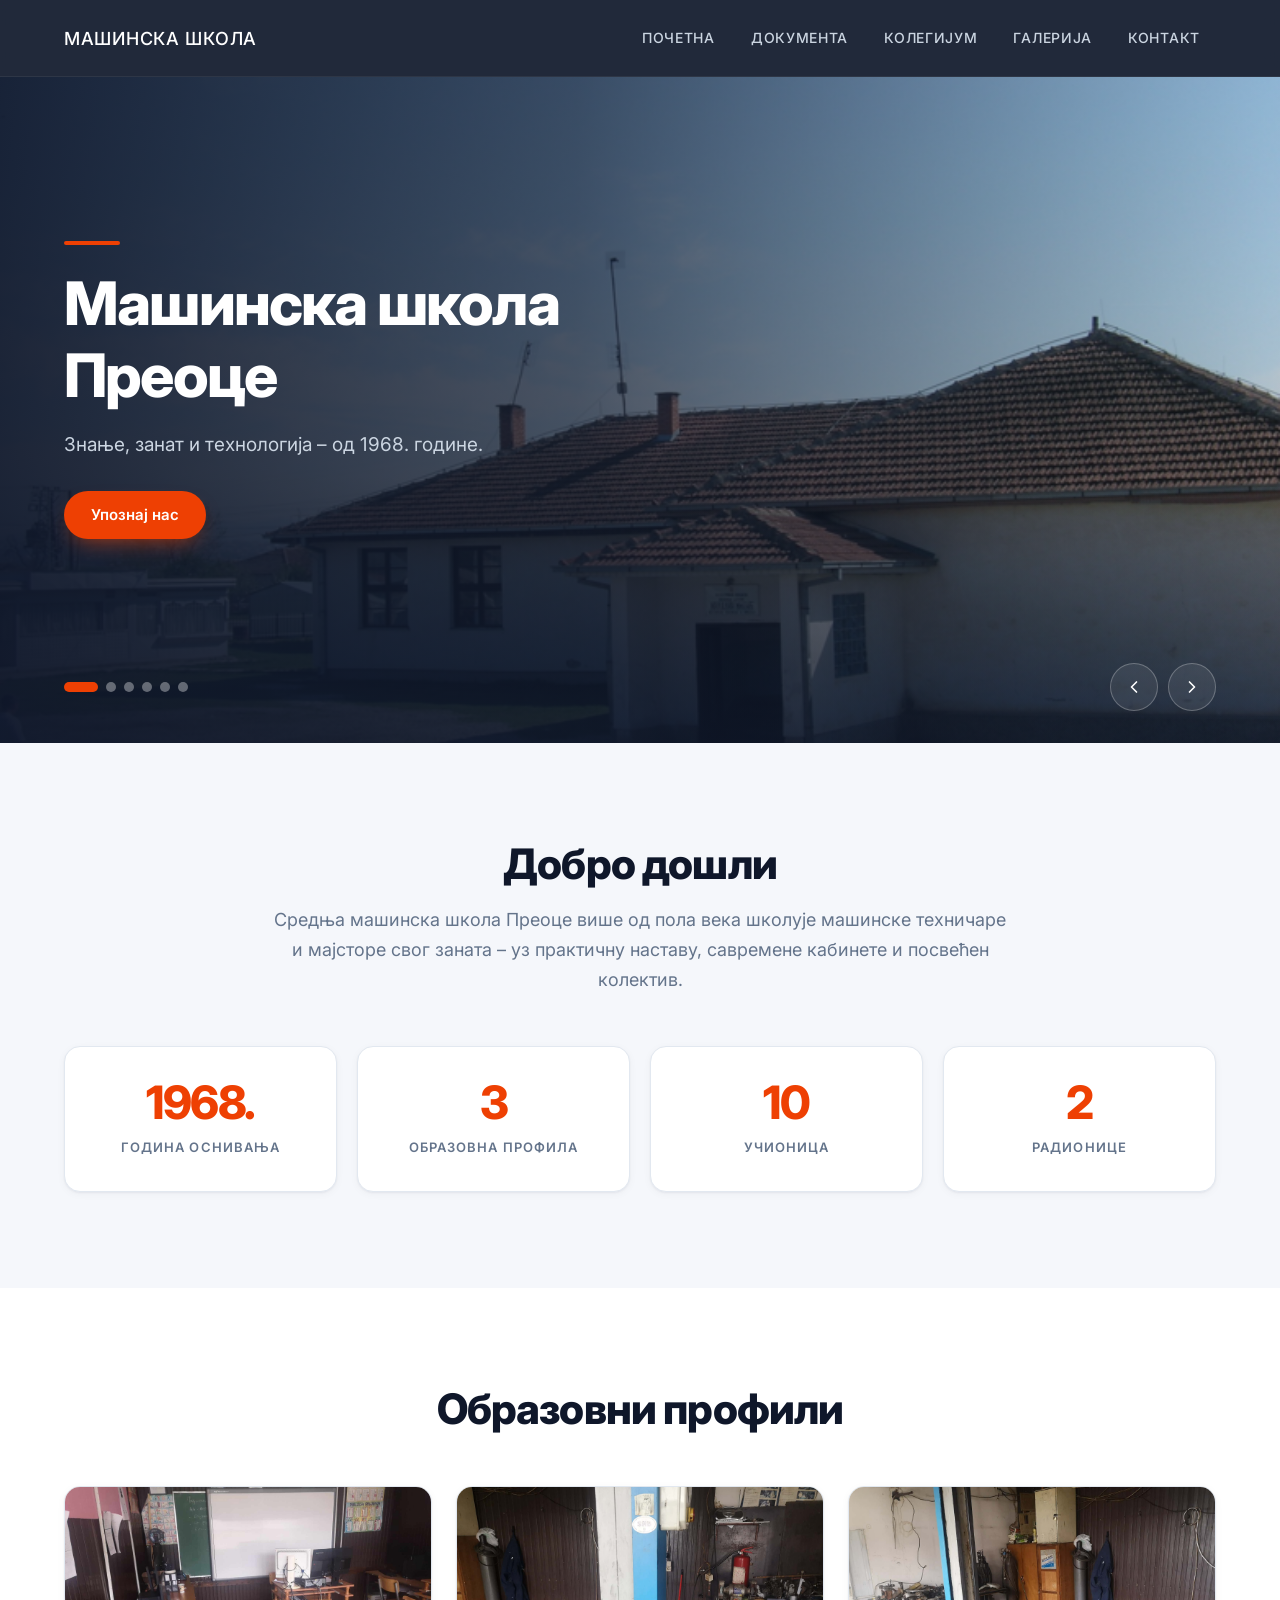
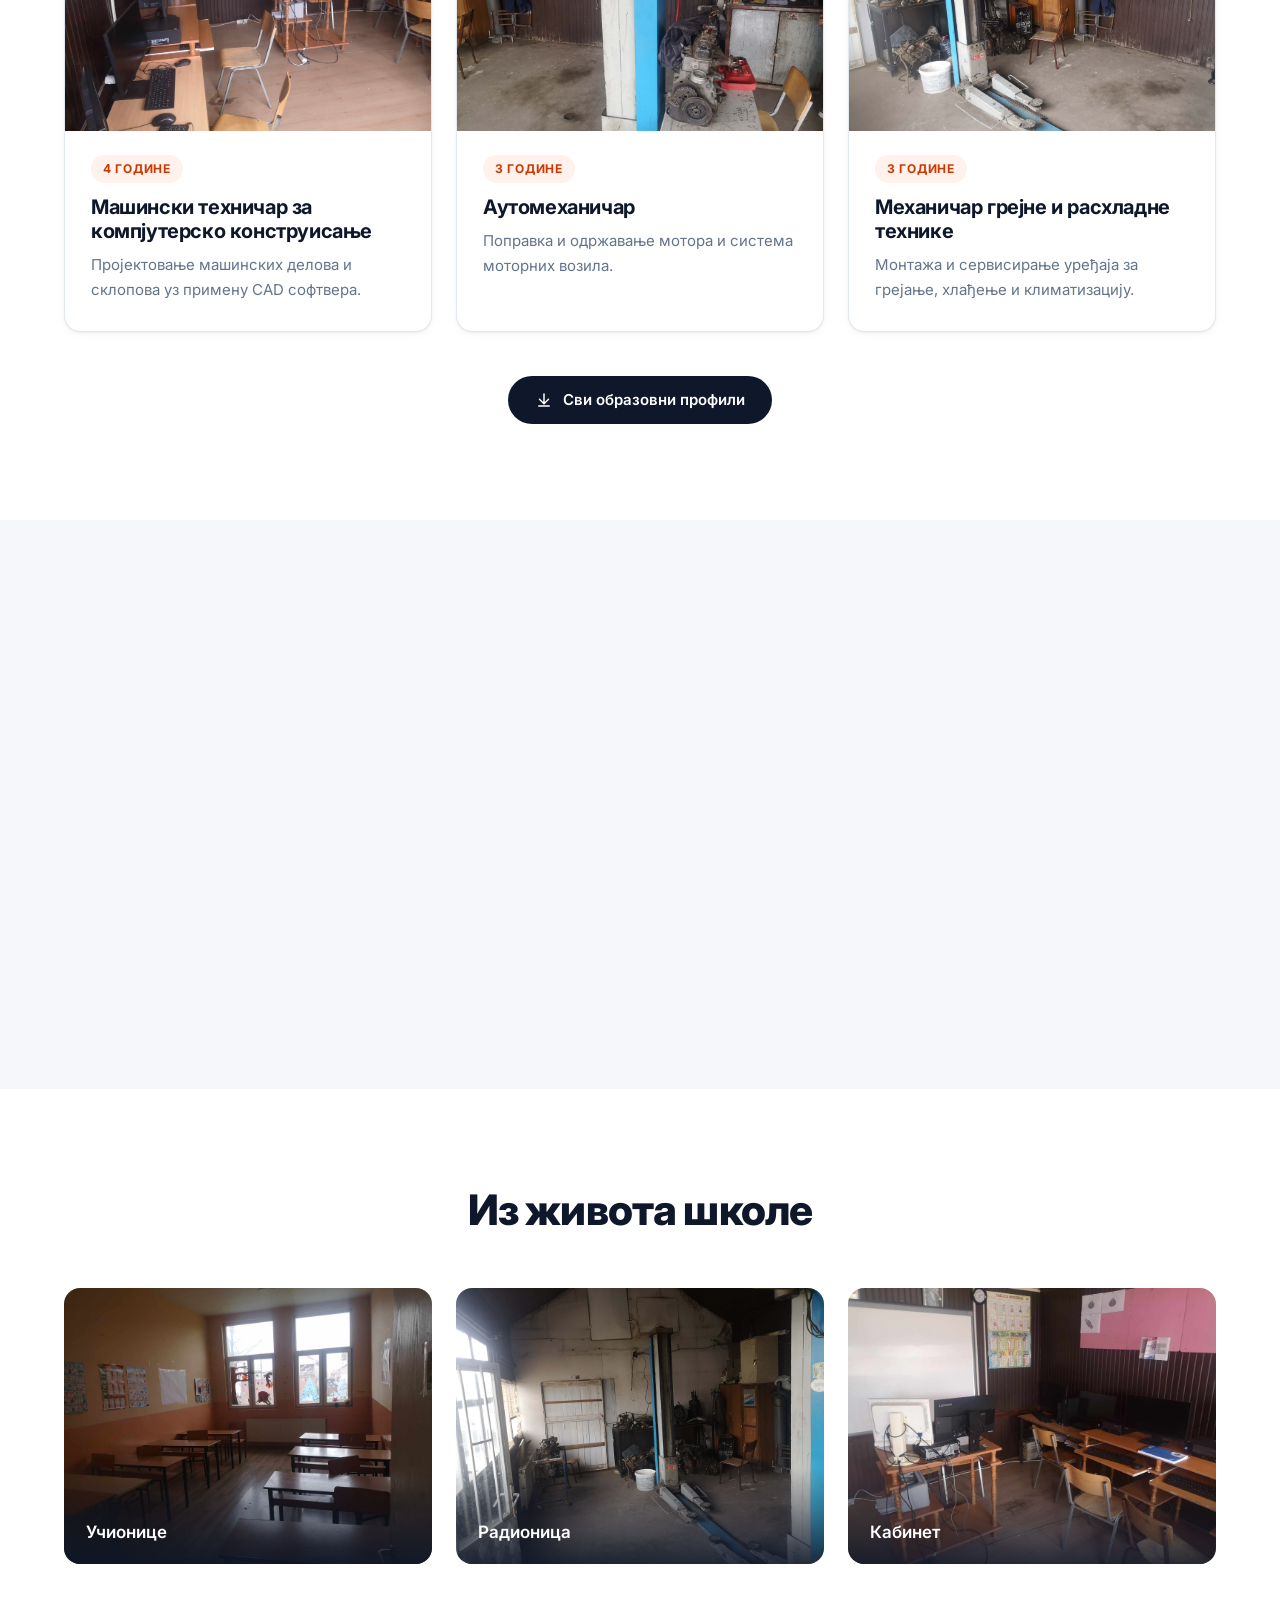
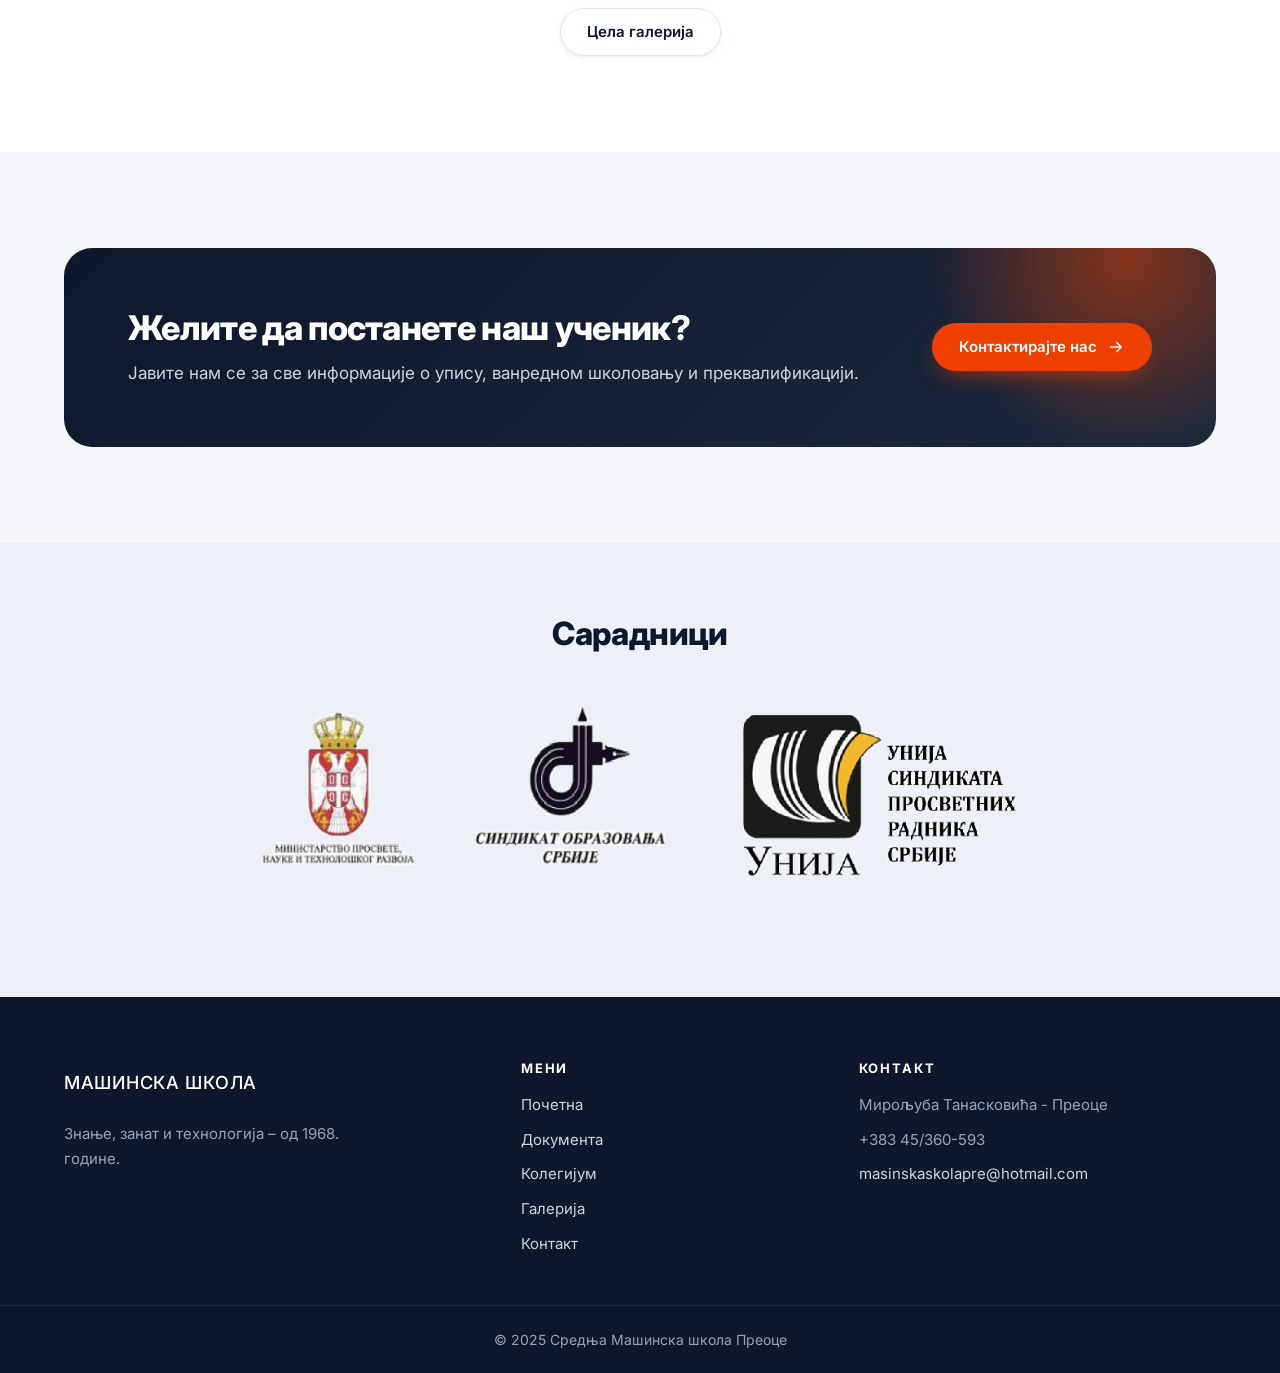
<file: index.html>
<!DOCTYPE html>
<html lang="sr">
<head>
<meta charset="utf-8">
<meta name="viewport" content="width=device-width, initial-scale=1">
<title>Машинска школа Преоце</title>
<link rel="preconnect" href="https://fonts.googleapis.com">
<link rel="preconnect" href="https://fonts.gstatic.com" crossorigin>
<link href="https://fonts.googleapis.com/css2?family=Inter:wght@400;500;600;700;800&display=swap" rel="stylesheet">
<link rel="stylesheet" href="css/style.css">
<script>document.documentElement.classList.add('js');</script>
<script src="js/main.js" defer></script>
</head>
<body>
<header class="site-header">
  <div class="container">
    <a href="index.html" class="logo">Машинска школа</a>
    <button class="nav-toggle" type="button" aria-label="Мени" aria-expanded="false"><span></span><span></span><span></span></button>
    <nav class="site-nav">
      <ul class="menu">
        <li><a href="home.html">Почетна</a></li>
        <li><a href="dokumenta.html">Документа</a></li>
        <li><a href="kolegijum.html">Колегијум</a></li>
        <li><a href="galerija.html">Галерија</a></li>
        <li><a href="contacts.html">Контакт</a></li>
      </ul>
    </nav>
  </div>
</header>

<main>
  <!-- Slajder -->
  <section class="hero" data-slider data-interval="5000">
    <div class="hero-slide">
      <img src="images/skola.png" alt="">
      <div class="container hero-content">
        <div class="hero-text">
          <h2>Машинска школа Преоце</h2>
          <p>Знање, занат и технологија – од 1968. године.</p>
          <a href="#o-skoli" class="btn">Упознај нас</a>
        </div>
      </div>
    </div>
    <div class="hero-slide">
      <img src="images/v3.jpg" alt="">
      <div class="container hero-content">
        <div class="hero-text">
          <h2>Образовни профили</h2>
          <p>Техничари и мајстори које тражи привреда.</p>
          <a href="#profili" class="btn">Погледај профиле</a>
        </div>
      </div>
    </div>
    <div class="hero-slide">
      <img src="images/v2.jpg" alt="">
      <div class="container hero-content">
        <div class="hero-text">
          <h2>Практична настава</h2>
          <p>Учење кроз рад у школским радионицама и кабинетима.</p>
        </div>
      </div>
    </div>
    <div class="hero-slide">
      <img src="images/v4.jpg" alt="">
      <div class="container hero-content">
        <div class="hero-text">
          <h2>Ванредно школовање</h2>
          <p>Преквалификација и доквалификација за одрасле.</p>
          <a href="dokumenta.html" class="btn">Документа</a>
        </div>
      </div>
    </div>
    <div class="hero-slide">
      <img src="images/v5.jpg" alt="">
      <div class="container hero-content">
        <div class="hero-text">
          <h2>Наш колектив</h2>
          <p>Искусни наставници и стручни сарадници.</p>
          <a href="kolegijum.html" class="btn">Колегијум</a>
        </div>
      </div>
    </div>
    <div class="hero-slide">
      <img src="images/v6.jpg" alt="">
      <div class="container hero-content">
        <div class="hero-text">
          <h2>Живот школе</h2>
          <p>Учионице, радионице и кабинети на једном месту.</p>
          <a href="galerija.html" class="btn">Галерија</a>
        </div>
      </div>
    </div>
    <div class="hero-controls">
      <div class="container">
        <div class="hero-dots"></div>
        <div class="hero-arrows">
          <button type="button" class="hero-prev" aria-label="Претходни"><svg viewBox="0 0 24 24"><path d="M15 18l-6-6 6-6"/></svg></button>
          <button type="button" class="hero-next" aria-label="Следећи"><svg viewBox="0 0 24 24"><path d="M9 6l6 6-6 6"/></svg></button>
        </div>
      </div>
    </div>
  </section>

  <!-- O skoli + brojke -->
  <section class="section" id="o-skoli">
    <div class="container">
      <div class="section-head reveal">
        <h2>Добро дошли</h2>
        <p>Средња машинска школа Преоце више од пола века школује машинске техничаре и мајсторе свог заната – уз практичну наставу, савремене кабинете и посвећен колектив.</p>
      </div>
      <div class="stats-row reveal">
        <div class="stat-box"><strong>1968.</strong><span>година оснивања</span></div>
        <div class="stat-box"><strong>3</strong><span>образовна профила</span></div>
        <div class="stat-box"><strong>10</strong><span>учионица</span></div>
        <div class="stat-box"><strong>2</strong><span>радионице</span></div>
      </div>
    </div>
  </section>

  <!-- Obrazovni profili -->
  <section class="section section-white" id="profili">
    <div class="container">
      <div class="section-head reveal">
        <h2>Образовни профили</h2>
      </div>
      <div class="grid grid-3">
        <article class="card card-hover reveal">
          <div class="card-media"><img src="images/K1.jpg" alt="Кабинет"></div>
          <div class="card-body">
            <span class="tag">4 године</span>
            <h3>Машински техничар за компјутерско конструисање</h3>
            <p>Пројектовање машинских делова и склопова уз примену CAD софтвера.</p>
          </div>
        </article>
        <article class="card card-hover reveal">
          <div class="card-media"><img src="images/r1.jpg" alt="Радионица"></div>
          <div class="card-body">
            <span class="tag">3 године</span>
            <h3>Аутомеханичар</h3>
            <p>Поправка и одржавање мотора и система моторних возила.</p>
          </div>
        </article>
        <article class="card card-hover reveal">
          <div class="card-media"><img src="images/r3.jpg" alt="Радионица"></div>
          <div class="card-body">
            <span class="tag">3 године</span>
            <h3>Механичар грејне и расхладне технике</h3>
            <p>Монтажа и сервисирање уређаја за грејање, хлађење и климатизацију.</p>
          </div>
        </article>
      </div>
      <div class="section-foot">
        <a href="Dokumentacija/Obrazovni_profili.docx" class="btn btn-dark" download>
          <svg viewBox="0 0 24 24"><path d="M12 4v12M6 11l6 6 6-6M5 20h14"/></svg>
          Сви образовни профили
        </a>
      </div>
    </div>
  </section>

  <!-- Zasto nasa skola -->
  <section class="section">
    <div class="container">
      <div class="section-head reveal">
        <h2>Зашто наша школа</h2>
      </div>
      <div class="grid grid-4">
        <div class="feature reveal">
          <div class="icon"><svg viewBox="0 0 24 24"><path d="M14.7 6.3a4 4 0 0 0-5.4 5.4L3 18l3 3 6.3-6.3a4 4 0 0 0 5.4-5.4l-2.5 2.5-2.4-.6-.6-2.4z"/></svg></div>
          <h3>Практична настава</h3>
          <p>Рад у школским радионицама уз искусне наставнике.</p>
        </div>
        <div class="feature reveal">
          <div class="icon"><svg viewBox="0 0 24 24"><rect x="3" y="4" width="18" height="12" rx="1"/><path d="M8 20h8M12 16v4"/></svg></div>
          <h3>Кабинет за информатику</h3>
          <p>Рад на рачунару и CAD програмима већ од прве године.</p>
        </div>
        <div class="feature reveal">
          <div class="icon"><svg viewBox="0 0 24 24"><path d="M2 9l10-5 10 5-10 5z"/><path d="M6 11v5c3 2 9 2 12 0v-5"/></svg></div>
          <h3>Ванредно школовање</h3>
          <p>Преквалификација и доквалификација за одрасле.</p>
        </div>
        <div class="feature reveal">
          <div class="icon"><svg viewBox="0 0 24 24"><circle cx="9" cy="8" r="3"/><path d="M3 20c0-3.3 2.7-6 6-6s6 2.7 6 6"/><circle cx="17" cy="9" r="2.5"/><path d="M16 14.2c2.9.4 5 2.8 5 5.8"/></svg></div>
          <h3>Посвећен колектив</h3>
          <p>Више од 50 наставника, сарадника и запослених.</p>
        </div>
      </div>
    </div>
  </section>

  <!-- Galerija -->
  <section class="section section-white">
    <div class="container">
      <div class="section-head reveal">
        <h2>Из живота школе</h2>
      </div>
      <div class="grid grid-3">
        <a href="galerija.html" class="tile reveal"><img src="images/u1.jpg" alt="Учионице"><span>Учионице</span></a>
        <a href="galerija.html" class="tile reveal"><img src="images/r2.jpg" alt="Радионица"><span>Радионица</span></a>
        <a href="galerija.html" class="tile reveal"><img src="images/K3.jpg" alt="Кабинет"><span>Кабинет</span></a>
      </div>
      <div class="section-foot">
        <a href="galerija.html" class="btn btn-light">Цела галерија</a>
      </div>
    </div>
  </section>

  <!-- Poziv -->
  <section class="section">
    <div class="container">
      <div class="cta reveal">
        <div>
          <h2>Желите да постанете наш ученик?</h2>
          <p>Јавите нам се за све информације о упису, ванредном школовању и преквалификацији.</p>
        </div>
        <a href="contacts.html" class="btn">
          Контактирајте нас
          <svg viewBox="0 0 24 24"><path d="M5 12h14M13 6l6 6-6 6"/></svg>
        </a>
      </div>
    </div>
  </section>

  <!-- Saradnici -->
  <section class="partners-band">
    <div class="container reveal">
      <h2>Сарадници</h2>
      <img src="images/ovo je slika1 - Copy.png" alt="Сарадници">
    </div>
  </section>
</main>

<footer class="site-footer">
  <div class="container footer-grid">
    <div>
      <a href="index.html" class="logo">Машинска школа</a>
      <p>Знање, занат и технологија – од 1968. године.</p>
    </div>
    <div>
      <h4>Мени</h4>
      <ul>
        <li><a href="home.html">Почетна</a></li>
        <li><a href="dokumenta.html">Документа</a></li>
        <li><a href="kolegijum.html">Колегијум</a></li>
        <li><a href="galerija.html">Галерија</a></li>
        <li><a href="contacts.html">Контакт</a></li>
      </ul>
    </div>
    <div>
      <h4>Контакт</h4>
      <ul>
        <li>Мирољуба Танасковића - Преоце</li>
        <li>+383 45/360-593</li>
        <li><a href="mailto:masinskaskolapre@hotmail.com">masinskaskolapre@hotmail.com</a></li>
      </ul>
    </div>
  </div>
  <div class="footer-bottom">
    <div class="container">&copy; 2025 Средња Машинска школа Преоце</div>
  </div>
</footer>
</body>
</html>
</file>
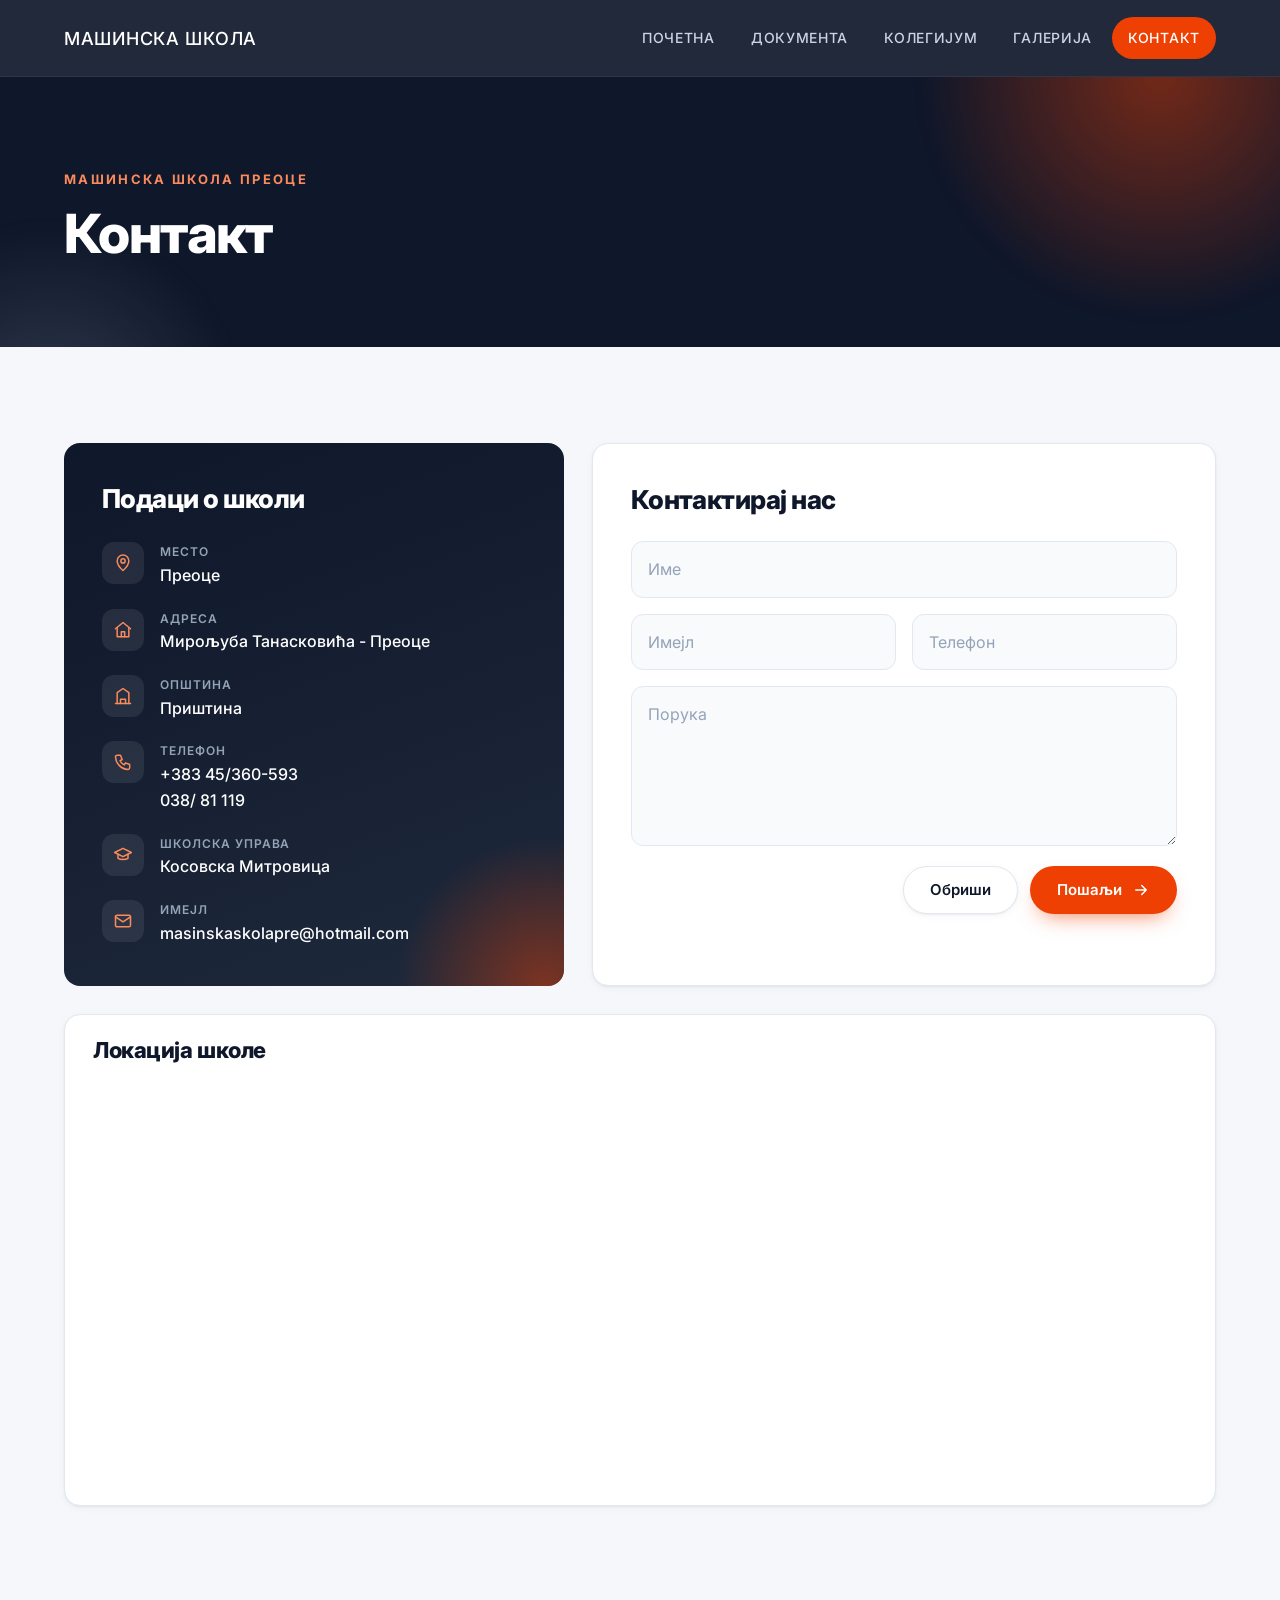
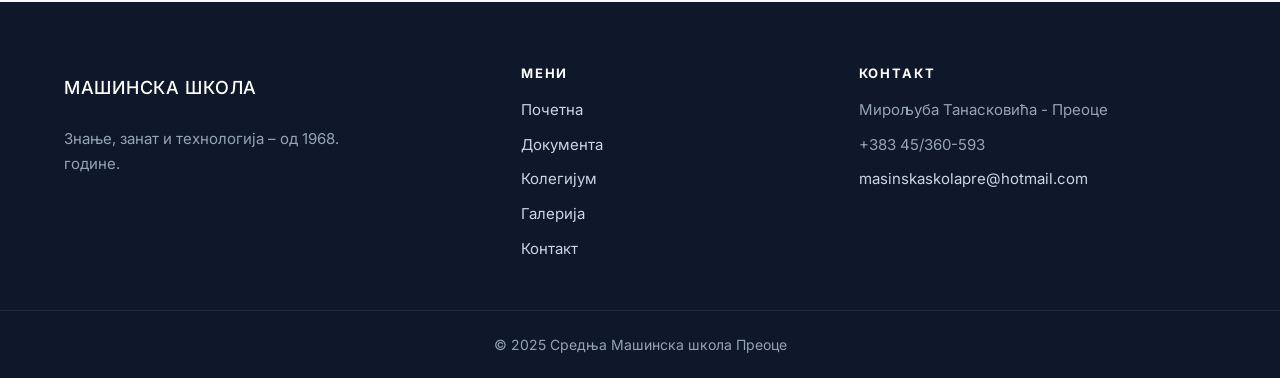
<file: contacts.html>
<!DOCTYPE html>
<html lang="sr">
<head>
<meta charset="utf-8">
<meta name="viewport" content="width=device-width, initial-scale=1">
<title>Контакт | Машинска школа Преоце</title>
<link rel="preconnect" href="https://fonts.googleapis.com">
<link rel="preconnect" href="https://fonts.gstatic.com" crossorigin>
<link href="https://fonts.googleapis.com/css2?family=Inter:wght@400;500;600;700;800&display=swap" rel="stylesheet">
<link rel="stylesheet" href="css/style.css">
<script>document.documentElement.classList.add('js');</script>
<script src="js/main.js" defer></script>
</head>
<body>
<header class="site-header">
  <div class="container">
    <a href="index.html" class="logo">Машинска школа</a>
    <button class="nav-toggle" type="button" aria-label="Мени" aria-expanded="false"><span></span><span></span><span></span></button>
    <nav class="site-nav">
      <ul class="menu">
        <li><a href="home.html">Почетна</a></li>
        <li><a href="dokumenta.html">Документа</a></li>
        <li><a href="kolegijum.html">Колегијум</a></li>
        <li><a href="galerija.html">Галерија</a></li>
        <li class="active"><a href="contacts.html">Контакт</a></li>
      </ul>
    </nav>
  </div>
</header>

<main>
  <section class="page-hero">
    <div class="container">
      <span class="eyebrow">Машинска школа Преоце</span>
      <h1>Контакт</h1>
    </div>
  </section>

  <section class="section">
    <div class="container">
      <div class="contact-grid">

        <!-- Podaci o skoli -->
        <div class="info-card reveal">
          <h2>Подаци о школи</h2>
          <ul class="info-list">
            <li>
              <span class="ico"><svg viewBox="0 0 24 24"><path d="M12 21s-7-6.2-7-11.5a7 7 0 0 1 14 0C19 14.8 12 21 12 21z"/><circle cx="12" cy="9.5" r="2.5"/></svg></span>
              <div><small>Место</small><span>Преоце</span></div>
            </li>
            <li>
              <span class="ico"><svg viewBox="0 0 24 24"><path d="M3 10.5L12 3l9 7.5"/><path d="M5 9v11h14V9"/><path d="M10 20v-6h4v6"/></svg></span>
              <div><small>Адреса</small><span>Мирољуба Танасковића - Преоце</span></div>
            </li>
            <li>
              <span class="ico"><svg viewBox="0 0 24 24"><path d="M3 21h18"/><path d="M5 21V8l7-5 7 5v13"/><path d="M9 21v-5h6v5"/></svg></span>
              <div><small>Општина</small><span>Приштина</span></div>
            </li>
            <li>
              <span class="ico"><svg viewBox="0 0 24 24"><path d="M5 4h4l2 5-2.5 1.5a11 11 0 0 0 5 5L15 13l5 2v4a2 2 0 0 1-2 2A16 16 0 0 1 3 6a2 2 0 0 1 2-2z"/></svg></span>
              <div><small>Телефон</small><span>+383 45/360-593</span><br><span>038/ 81 119</span></div>
            </li>
            <li>
              <span class="ico"><svg viewBox="0 0 24 24"><path d="M2 9l10-5 10 5-10 5z"/><path d="M6 11v5c3 2 9 2 12 0v-5"/></svg></span>
              <div><small>Школска управа</small><span>Косовска Митровица</span></div>
            </li>
            <li>
              <span class="ico"><svg viewBox="0 0 24 24"><rect x="3" y="5" width="18" height="14" rx="2"/><path d="M3 7l9 6 9-6"/></svg></span>
              <div><small>Имејл</small><a href="mailto:masinskaskolapre@hotmail.com">masinskaskolapre@hotmail.com</a></div>
            </li>
          </ul>
        </div>

        <!-- Kontakt forma -->
        <div class="card form-card reveal">
          <h2>Контактирај нас</h2>
          <!-- Za testiranje poruke stizu na magzamagzic@gmail.com - kasnije zameniti adresu skole -->
          <form id="contact-form" action="https://formsubmit.co/magzamagzic@gmail.com" method="POST">
            <input type="hidden" name="_subject" value="Нова порука са сајта школе">
            <input type="hidden" name="_template" value="table">
            <fieldset class="form-grid">
              <input class="field full" type="text" name="ime" placeholder="Име" aria-label="Име">
              <input class="field" type="email" name="mejl" placeholder="Имејл" aria-label="Имејл">
              <input class="field" type="tel" name="telefon" placeholder="Телефон" aria-label="Телефон">
              <textarea class="field full" name="poruka" placeholder="Порука" aria-label="Порука"></textarea>
            </fieldset>
            <div class="form-actions">
              <button class="btn btn-light" type="reset">Обриши</button>
              <button class="btn" type="submit">Пошаљи<svg viewBox="0 0 24 24"><path d="M5 12h14M13 6l6 6-6 6"/></svg></button>
            </div>
          </form>
        </div>

      </div>

      <!-- Mapa -->
      <div class="card map-card reveal">
        <div class="map-head">
          <h2>Локација школе</h2>
        </div>
        <iframe
          title="Локација школе"
          loading="lazy"
          src="https://maps.google.com/maps?f=q&amp;source=s_q&amp;hl=en&amp;geocode=&amp;q=42.59851,+21.12115&amp;aq=0&amp;sll=37.0625,-95.677068&amp;sspn=61.282355,146.513672&amp;ie=UTF8&amp;hq=&amp;hnear=42.59851,+21.12115&amp;ll=42.59851,21.12115&amp;spn=0.01628,0.025663&amp;z=14&amp;iwloc=A&amp;output=embed">
        </iframe>
      </div>
    </div>
  </section>
</main>

<footer class="site-footer">
  <div class="container footer-grid">
    <div>
      <a href="index.html" class="logo">Машинска школа</a>
      <p>Знање, занат и технологија – од 1968. године.</p>
    </div>
    <div>
      <h4>Мени</h4>
      <ul>
        <li><a href="home.html">Почетна</a></li>
        <li><a href="dokumenta.html">Документа</a></li>
        <li><a href="kolegijum.html">Колегијум</a></li>
        <li><a href="galerija.html">Галерија</a></li>
        <li><a href="contacts.html">Контакт</a></li>
      </ul>
    </div>
    <div>
      <h4>Контакт</h4>
      <ul>
        <li>Мирољуба Танасковића - Преоце</li>
        <li>+383 45/360-593</li>
        <li><a href="mailto:masinskaskolapre@hotmail.com">masinskaskolapre@hotmail.com</a></li>
      </ul>
    </div>
  </div>
  <div class="footer-bottom">
    <div class="container">&copy; 2025 Средња Машинска школа Преоце</div>
  </div>
</footer>
</body>
</html>
</file>
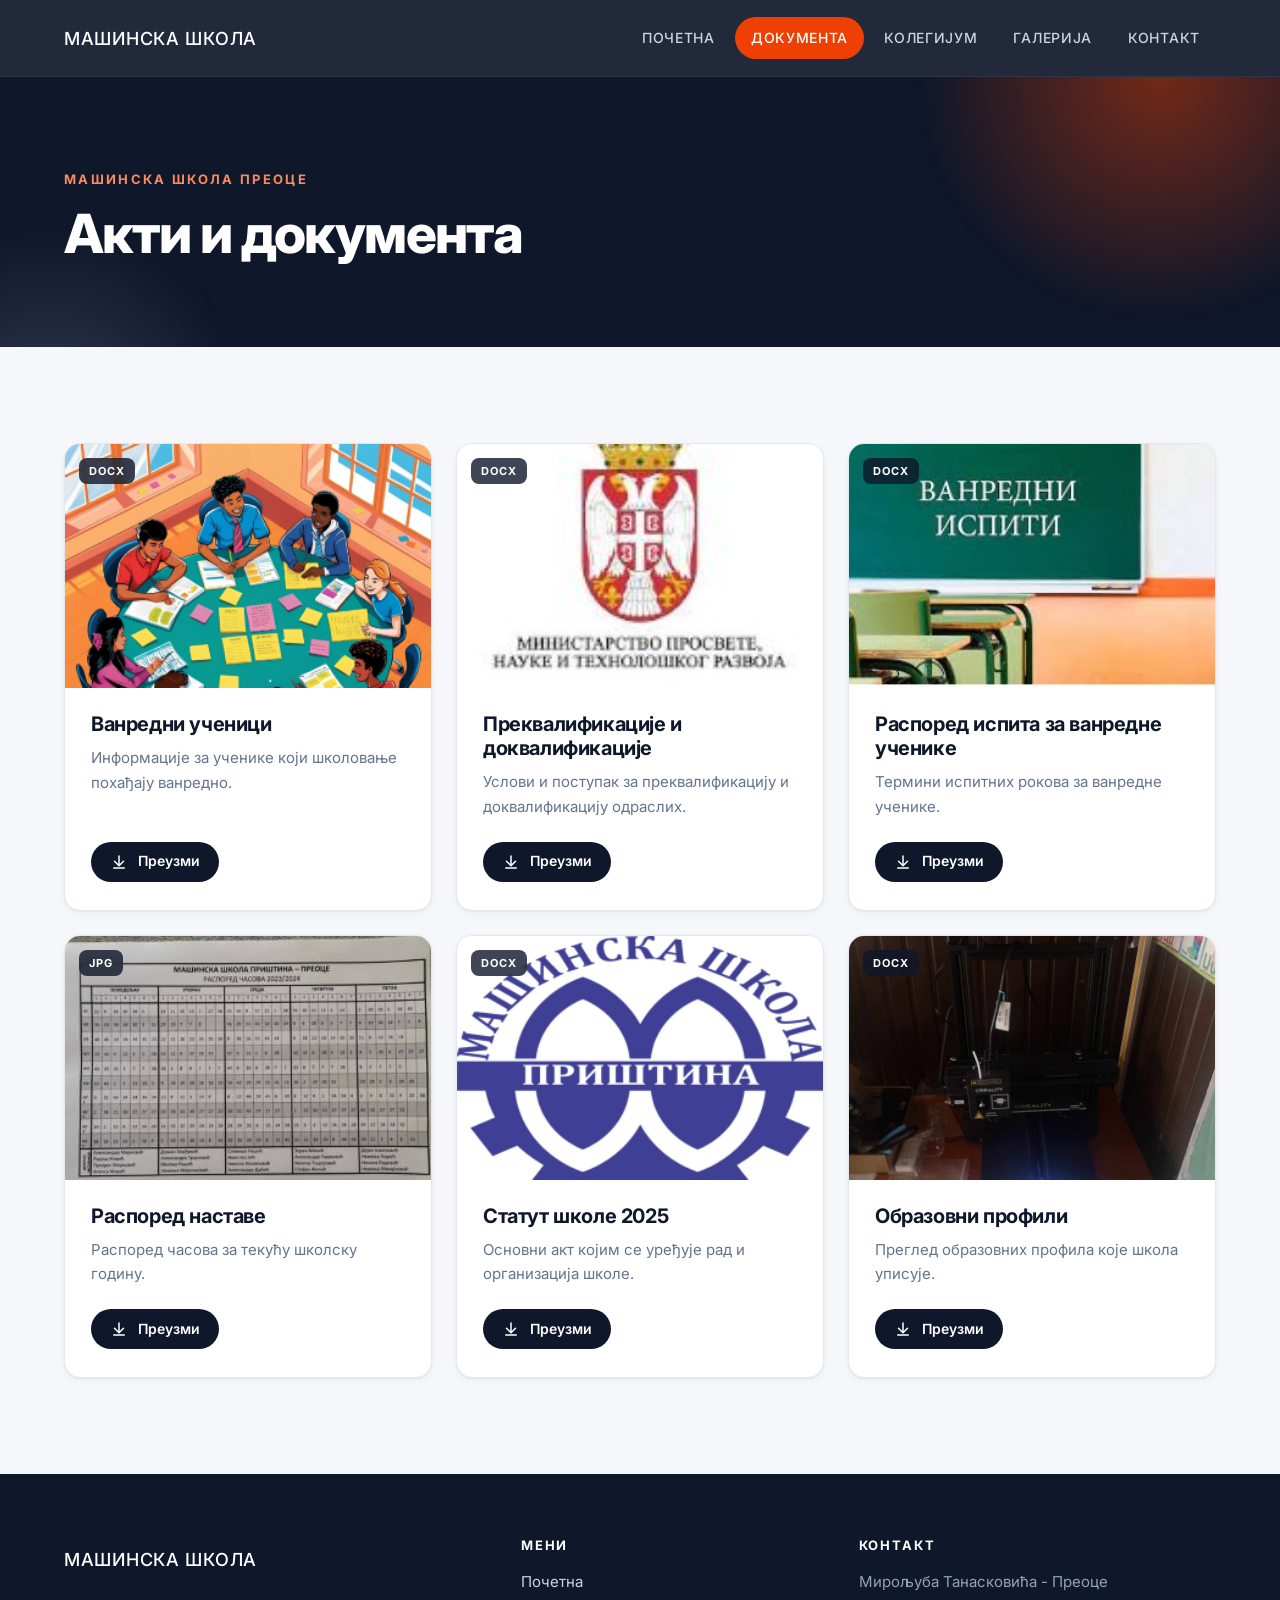
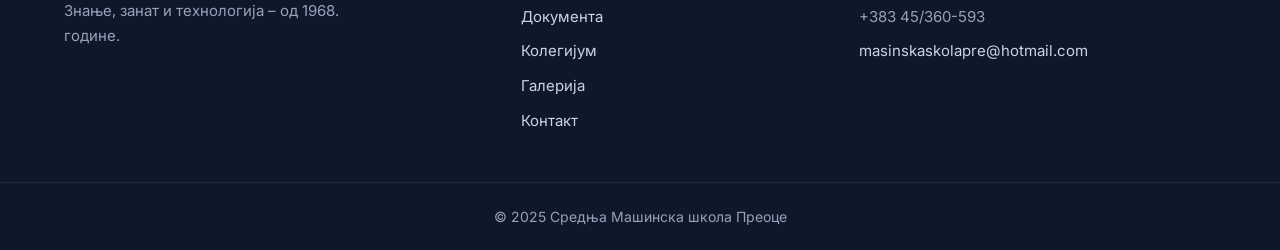
<file: dokumenta.html>
<!DOCTYPE html>
<html lang="sr">
<head>
<meta charset="utf-8">
<meta name="viewport" content="width=device-width, initial-scale=1">
<title>Документа | Машинска школа Преоце</title>
<link rel="preconnect" href="https://fonts.googleapis.com">
<link rel="preconnect" href="https://fonts.gstatic.com" crossorigin>
<link href="https://fonts.googleapis.com/css2?family=Inter:wght@400;500;600;700;800&display=swap" rel="stylesheet">
<link rel="stylesheet" href="css/style.css">
<script>document.documentElement.classList.add('js');</script>
<script src="js/main.js" defer></script>
</head>
<body>
<header class="site-header">
  <div class="container">
    <a href="index.html" class="logo">Машинска школа</a>
    <button class="nav-toggle" type="button" aria-label="Мени" aria-expanded="false"><span></span><span></span><span></span></button>
    <nav class="site-nav">
      <ul class="menu">
        <li><a href="home.html">Почетна</a></li>
        <li class="active"><a href="dokumenta.html">Документа</a></li>
        <li><a href="kolegijum.html">Колегијум</a></li>
        <li><a href="galerija.html">Галерија</a></li>
        <li><a href="contacts.html">Контакт</a></li>
      </ul>
    </nav>
  </div>
</header>

<main>
  <section class="page-hero">
    <div class="container">
      <span class="eyebrow">Машинска школа Преоце</span>
      <h1>Акти и документа</h1>
    </div>
  </section>

  <section class="section">
    <div class="container">
      <div class="grid grid-3">
        <article class="card card-hover reveal">
          <div class="card-media"><img src="images/Students at the table.png" alt=""><span class="file-badge">DOCX</span></div>
          <div class="card-body">
            <h3>Ванредни ученици</h3>
            <p>Информације за ученике који школовање похађају ванредно.</p>
            <div class="card-actions">
              <a href="Dokumentacija/Vanredni_ucenici.docx" class="btn btn-dark btn-sm" download><svg viewBox="0 0 24 24"><path d="M12 4v12M6 11l6 6 6-6M5 20h14"/></svg>Преузми</a>
            </div>
          </div>
        </article>
        <article class="card card-hover reveal">
          <div class="card-media"><img src="images/grb prosvete.jpg" alt=""><span class="file-badge">DOCX</span></div>
          <div class="card-body">
            <h3>Преквалификације и доквалификације</h3>
            <p>Услови и поступак за преквалификацију и доквалификацију одраслих.</p>
            <div class="card-actions">
              <a href="Dokumentacija/Prekvalifikacije_i_dokvalifikacije.docx" class="btn btn-dark btn-sm" download><svg viewBox="0 0 24 24"><path d="M12 4v12M6 11l6 6 6-6M5 20h14"/></svg>Преузми</a>
            </div>
          </div>
        </article>
        <article class="card card-hover reveal">
          <div class="card-media"><img src="images/vanredni ispiti.jpg" alt=""><span class="file-badge">DOCX</span></div>
          <div class="card-body">
            <h3>Распоред испита за ванредне ученике</h3>
            <p>Термини испитних рокова за ванредне ученике.</p>
            <div class="card-actions">
              <a href="Dokumentacija/Raspored_ispita_vanredni_ucenici.docx" class="btn btn-dark btn-sm" download><svg viewBox="0 0 24 24"><path d="M12 4v12M6 11l6 6 6-6M5 20h14"/></svg>Преузми</a>
            </div>
          </div>
        </article>
        <article class="card card-hover reveal">
          <div class="card-media"><img src="images/Raspored.jpg" alt=""><span class="file-badge">JPG</span></div>
          <div class="card-body">
            <h3>Распоред наставе</h3>
            <p>Распоред часова за текућу школску годину.</p>
            <div class="card-actions">
              <a href="images/Raspored.jpg" class="btn btn-dark btn-sm" download="Raspored_nastave.jpg"><svg viewBox="0 0 24 24"><path d="M12 4v12M6 11l6 6 6-6M5 20h14"/></svg>Преузми</a>
            </div>
          </div>
        </article>
        <article class="card card-hover reveal">
          <div class="card-media"><img src="images/Slika grba.png" alt=""><span class="file-badge">DOCX</span></div>
          <div class="card-body">
            <h3>Статут школе 2025</h3>
            <p>Основни акт којим се уређује рад и организација школе.</p>
            <div class="card-actions">
              <a href="Dokumentacija/Statut_skole_2025.docx" class="btn btn-dark btn-sm" download><svg viewBox="0 0 24 24"><path d="M12 4v12M6 11l6 6 6-6M5 20h14"/></svg>Преузми</a>
            </div>
          </div>
        </article>
        <article class="card card-hover reveal">
          <div class="card-media"><img src="images/K2.jpg" alt=""><span class="file-badge">DOCX</span></div>
          <div class="card-body">
            <h3>Образовни профили</h3>
            <p>Преглед образовних профила које школа уписује.</p>
            <div class="card-actions">
              <a href="Dokumentacija/Obrazovni_profili.docx" class="btn btn-dark btn-sm" download><svg viewBox="0 0 24 24"><path d="M12 4v12M6 11l6 6 6-6M5 20h14"/></svg>Преузми</a>
            </div>
          </div>
        </article>
      </div>
    </div>
  </section>
</main>

<footer class="site-footer">
  <div class="container footer-grid">
    <div>
      <a href="index.html" class="logo">Машинска школа</a>
      <p>Знање, занат и технологија – од 1968. године.</p>
    </div>
    <div>
      <h4>Мени</h4>
      <ul>
        <li><a href="home.html">Почетна</a></li>
        <li><a href="dokumenta.html">Документа</a></li>
        <li><a href="kolegijum.html">Колегијум</a></li>
        <li><a href="galerija.html">Галерија</a></li>
        <li><a href="contacts.html">Контакт</a></li>
      </ul>
    </div>
    <div>
      <h4>Контакт</h4>
      <ul>
        <li>Мирољуба Танасковића - Преоце</li>
        <li>+383 45/360-593</li>
        <li><a href="mailto:masinskaskolapre@hotmail.com">masinskaskolapre@hotmail.com</a></li>
      </ul>
    </div>
  </div>
  <div class="footer-bottom">
    <div class="container">&copy; 2025 Средња Машинска школа Преоце</div>
  </div>
</footer>
</body>
</html>
</file>
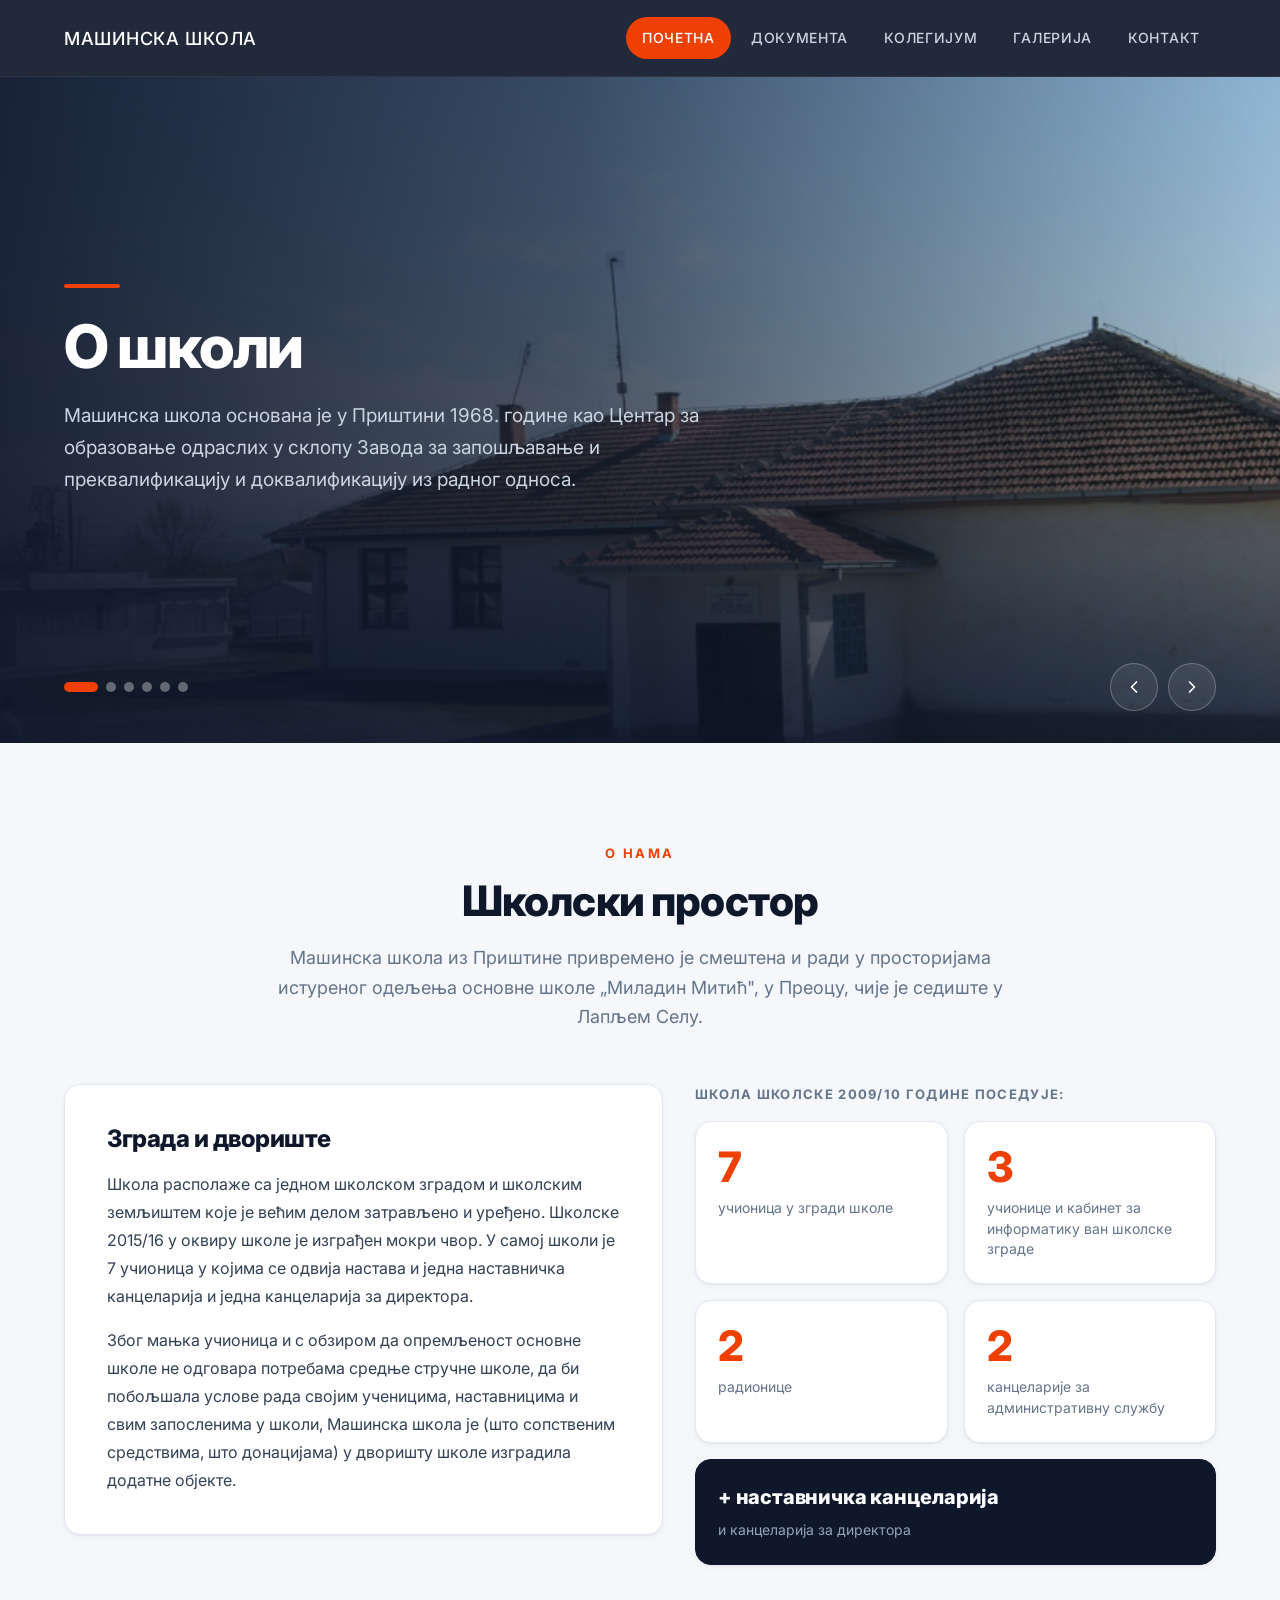
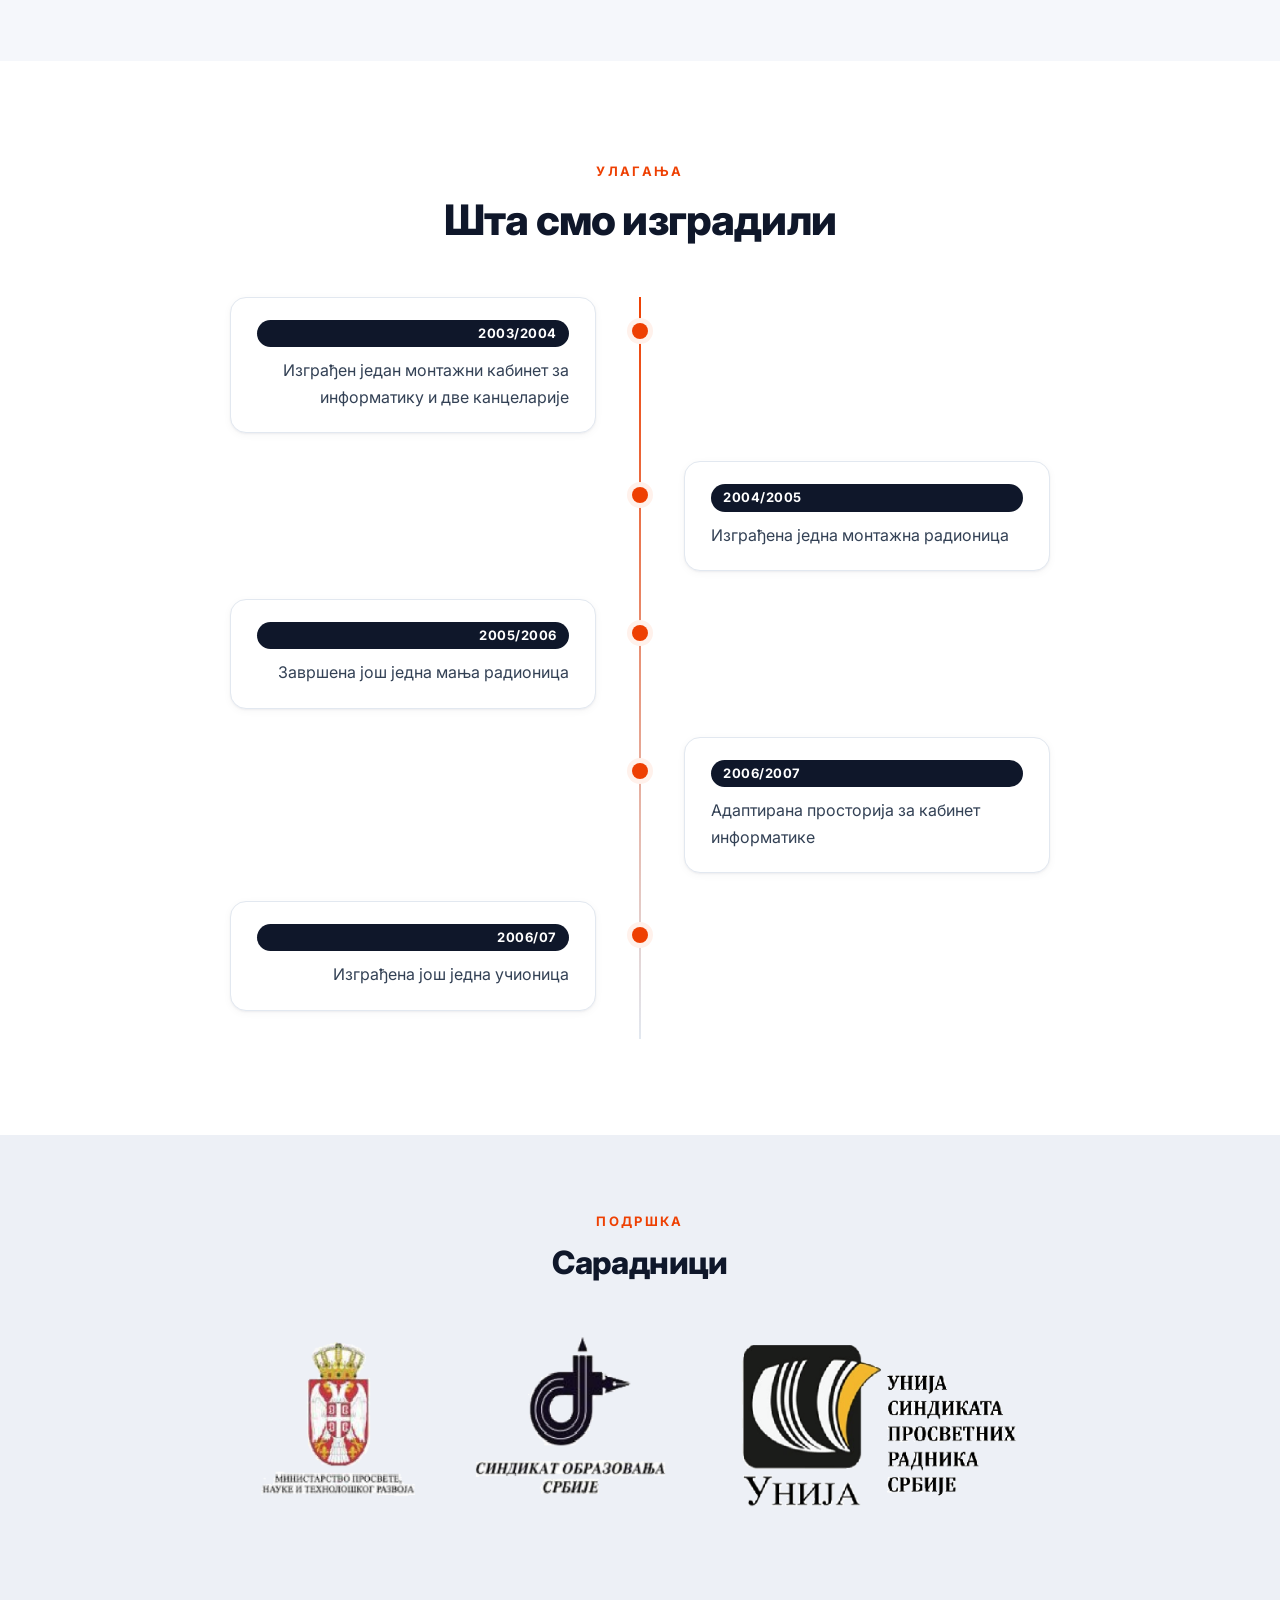
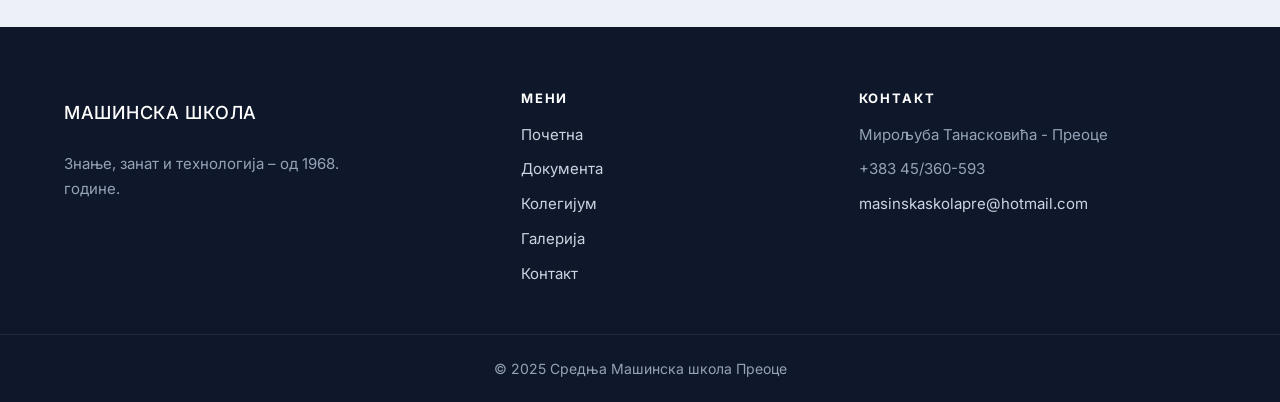
<file: home.html>
<!DOCTYPE html>
<html lang="sr">
<head>
<meta charset="utf-8">
<meta name="viewport" content="width=device-width, initial-scale=1">
<title>Школски простор | Машинска школа Преоце</title>
<link rel="preconnect" href="https://fonts.googleapis.com">
<link rel="preconnect" href="https://fonts.gstatic.com" crossorigin>
<link href="https://fonts.googleapis.com/css2?family=Inter:wght@400;500;600;700;800&display=swap" rel="stylesheet">
<link rel="stylesheet" href="css/style.css">
<script>document.documentElement.classList.add('js');</script>
<script src="js/main.js" defer></script>
</head>
<body>
<header class="site-header">
  <div class="container">
    <a href="index.html" class="logo">Машинска школа</a>
    <button class="nav-toggle" type="button" aria-label="Мени" aria-expanded="false"><span></span><span></span><span></span></button>
    <nav class="site-nav">
      <ul class="menu">
        <li class="active"><a href="home.html">Почетна</a></li>
        <li><a href="dokumenta.html">Документа</a></li>
        <li><a href="kolegijum.html">Колегијум</a></li>
        <li><a href="galerija.html">Галерија</a></li>
        <li><a href="contacts.html">Контакт</a></li>
      </ul>
    </nav>
  </div>
</header>

<main>
  <!-- Slajder -->
  <section class="hero" data-slider data-interval="6000">
    <div class="hero-slide">
      <img src="images/skola.png" alt="">
      <div class="container hero-content">
        <div class="hero-text">
          <h2>О школи</h2>
          <p>Машинска школа основана је у Приштини 1968. године као Центар за образовање одраслих у склопу Завода за запошљавање и преквалификацију и доквалификацију из радног односа.</p>
        </div>
      </div>
    </div>
    <div class="hero-slide">
      <img src="images/v3.jpg" alt="">
      <div class="container hero-content">
        <div class="hero-text">
          <h2>Кратак историјат</h2>
          <p>1977. године школа је издвојена из Завода за запошљавање и егзистира као Центар за стручно оспособљавање и усмерено образовање Приштина.<br>
          1981. године Школа добија назив О.В.О.С.У.О.- Штјефен Ђечови – Приштина.<br>
          1993. године Школа мења назив у Машинска школа Приштина, са којим именом постоји и данас.</p>
        </div>
      </div>
    </div>
    <div class="hero-slide">
      <img src="images/v2.jpg" alt="">
      <div class="container hero-content">
        <div class="hero-text">
          <h2>Образовни профили</h2>
          <p>У школској 2021/2022. години школа има следеће образовне профиле:<br>
          1. Машински техничар за компјутерско конструисање<br>
          2. Аутомеханичар<br>
          3. Механичар грејне и расхладне технике</p>
        </div>
      </div>
    </div>
    <div class="hero-slide">
      <img src="images/v4.jpg" alt="">
      <div class="container hero-content">
        <div class="hero-text">
          <h2>Образовни профили</h2>
          <p>У школској 2021/2022. години школа има следеће образовне профиле:<br>
          1. Машински техничар за компјутерско конструисање<br>
          2. Аутомеханичар<br>
          3. Механичар грејне и расхладне технике</p>
        </div>
      </div>
    </div>
    <div class="hero-slide">
      <img src="images/v5.jpg" alt="">
      <div class="container hero-content">
        <div class="hero-text">
          <h2>Образовни профили</h2>
          <p>У школској 2021/2022. години школа има следеће образовне профиле:<br>
          1. Машински техничар за компјутерско конструисање<br>
          2. Аутомеханичар<br>
          3. Механичар грејне и расхладне технике</p>
        </div>
      </div>
    </div>
    <div class="hero-slide">
      <img src="images/v6.jpg" alt="">
      <div class="container hero-content">
        <div class="hero-text">
          <h2>Образовни профили</h2>
          <p>У школској 2021/2022. години школа има следеће образовне профиле:<br>
          1. Машински техничар за компјутерско конструисање<br>
          2. Аутомеханичар<br>
          3. Механичар грејне и расхладне технике</p>
        </div>
      </div>
    </div>
    <div class="hero-controls">
      <div class="container">
        <div class="hero-dots"></div>
        <div class="hero-arrows">
          <button type="button" class="hero-prev" aria-label="Претходни"><svg viewBox="0 0 24 24"><path d="M15 18l-6-6 6-6"/></svg></button>
          <button type="button" class="hero-next" aria-label="Следећи"><svg viewBox="0 0 24 24"><path d="M9 6l6 6-6 6"/></svg></button>
        </div>
      </div>
    </div>
  </section>

  <!-- Skolski prostor -->
  <section class="section">
    <div class="container">
      <div class="section-head reveal">
        <span class="eyebrow">О нама</span>
        <h2>Школски простор</h2>
        <p>Машинска школа из Приштине привремено је смештена и ради у просторијама истуреног одељења основне школе „Миладин Митић", у Преоцу, чије је седиште у Лапљем Селу.</p>
      </div>

      <div class="split">
        <div class="card prose-card reveal">
          <h3>Зграда и двориште</h3>
          <p>Школа располаже са једном школском зградом и школским земљиштем које је већим делом затрављено и уређено. Школске 2015/16 у оквиру школе је изграђен мокри чвор. У самој школи је 7 учионица у којима се одвија настава и једна наставничка канцеларија и једна канцеларија за директора.</p>
          <p>Због мањка учионица и с обзиром да опремљеност основне школе не одговара потребама средње стручне школе, да би побољшала услове рада својим ученицима, наставницима и свим запосленима у школи, Машинска школа је (што сопственим средствима, што донацијама) у дворишту школе изградила додатне објекте.</p>
        </div>

        <div class="space-stats reveal">
          <div class="stats-title">Школа школске 2009/10 године поседује:</div>
          <div class="space-stat"><strong>7</strong><span>учионица у згради школе</span></div>
          <div class="space-stat"><strong>3</strong><span>учионице и кабинет за информатику ван школске зграде</span></div>
          <div class="space-stat"><strong>2</strong><span>радионице</span></div>
          <div class="space-stat"><strong>2</strong><span>канцеларије за административну службу</span></div>
          <div class="space-stat dark"><strong>+ наставничка канцеларија</strong><span>и канцеларија за директора</span></div>
        </div>
      </div>
    </div>
  </section>

  <!-- Vremenska linija -->
  <section class="section section-white">
    <div class="container">
      <div class="section-head reveal">
        <span class="eyebrow">Улагања</span>
        <h2>Шта смо изградили</h2>
      </div>

      <div class="timeline">
        <div class="tl-item reveal"><div class="card"><span class="year">2003/2004</span><p>Изграђен један монтажни кабинет за информатику и две канцеларије</p></div></div>
        <div class="tl-item reveal"><div class="card"><span class="year">2004/2005</span><p>Изграђена једна монтажна радионица</p></div></div>
        <div class="tl-item reveal"><div class="card"><span class="year">2005/2006</span><p>Завршена још једна мања радионица</p></div></div>
        <div class="tl-item reveal"><div class="card"><span class="year">2006/2007</span><p>Адаптирана просторија за кабинет информатике</p></div></div>
        <div class="tl-item reveal"><div class="card"><span class="year">2006/07</span><p>Изграђена још једна учионица</p></div></div>
      </div>
    </div>
  </section>

  <!-- Saradnici -->
  <section class="partners-band">
    <div class="container reveal">
      <span class="eyebrow">Подршка</span>
      <h2>Сарадници</h2>
      <img src="images/ovo je slika1 - Copy.png" alt="Сарадници">
    </div>
  </section>
</main>

<footer class="site-footer">
  <div class="container footer-grid">
    <div>
      <a href="index.html" class="logo">Машинска школа</a>
      <p>Знање, занат и технологија – од 1968. године.</p>
    </div>
    <div>
      <h4>Мени</h4>
      <ul>
        <li><a href="home.html">Почетна</a></li>
        <li><a href="dokumenta.html">Документа</a></li>
        <li><a href="kolegijum.html">Колегијум</a></li>
        <li><a href="galerija.html">Галерија</a></li>
        <li><a href="contacts.html">Контакт</a></li>
      </ul>
    </div>
    <div>
      <h4>Контакт</h4>
      <ul>
        <li>Мирољуба Танасковића - Преоце</li>
        <li>+383 45/360-593</li>
        <li><a href="mailto:masinskaskolapre@hotmail.com">masinskaskolapre@hotmail.com</a></li>
      </ul>
    </div>
  </div>
  <div class="footer-bottom">
    <div class="container">&copy; 2025 Средња Машинска школа Преоце</div>
  </div>
</footer>
</body>
</html>
</file>
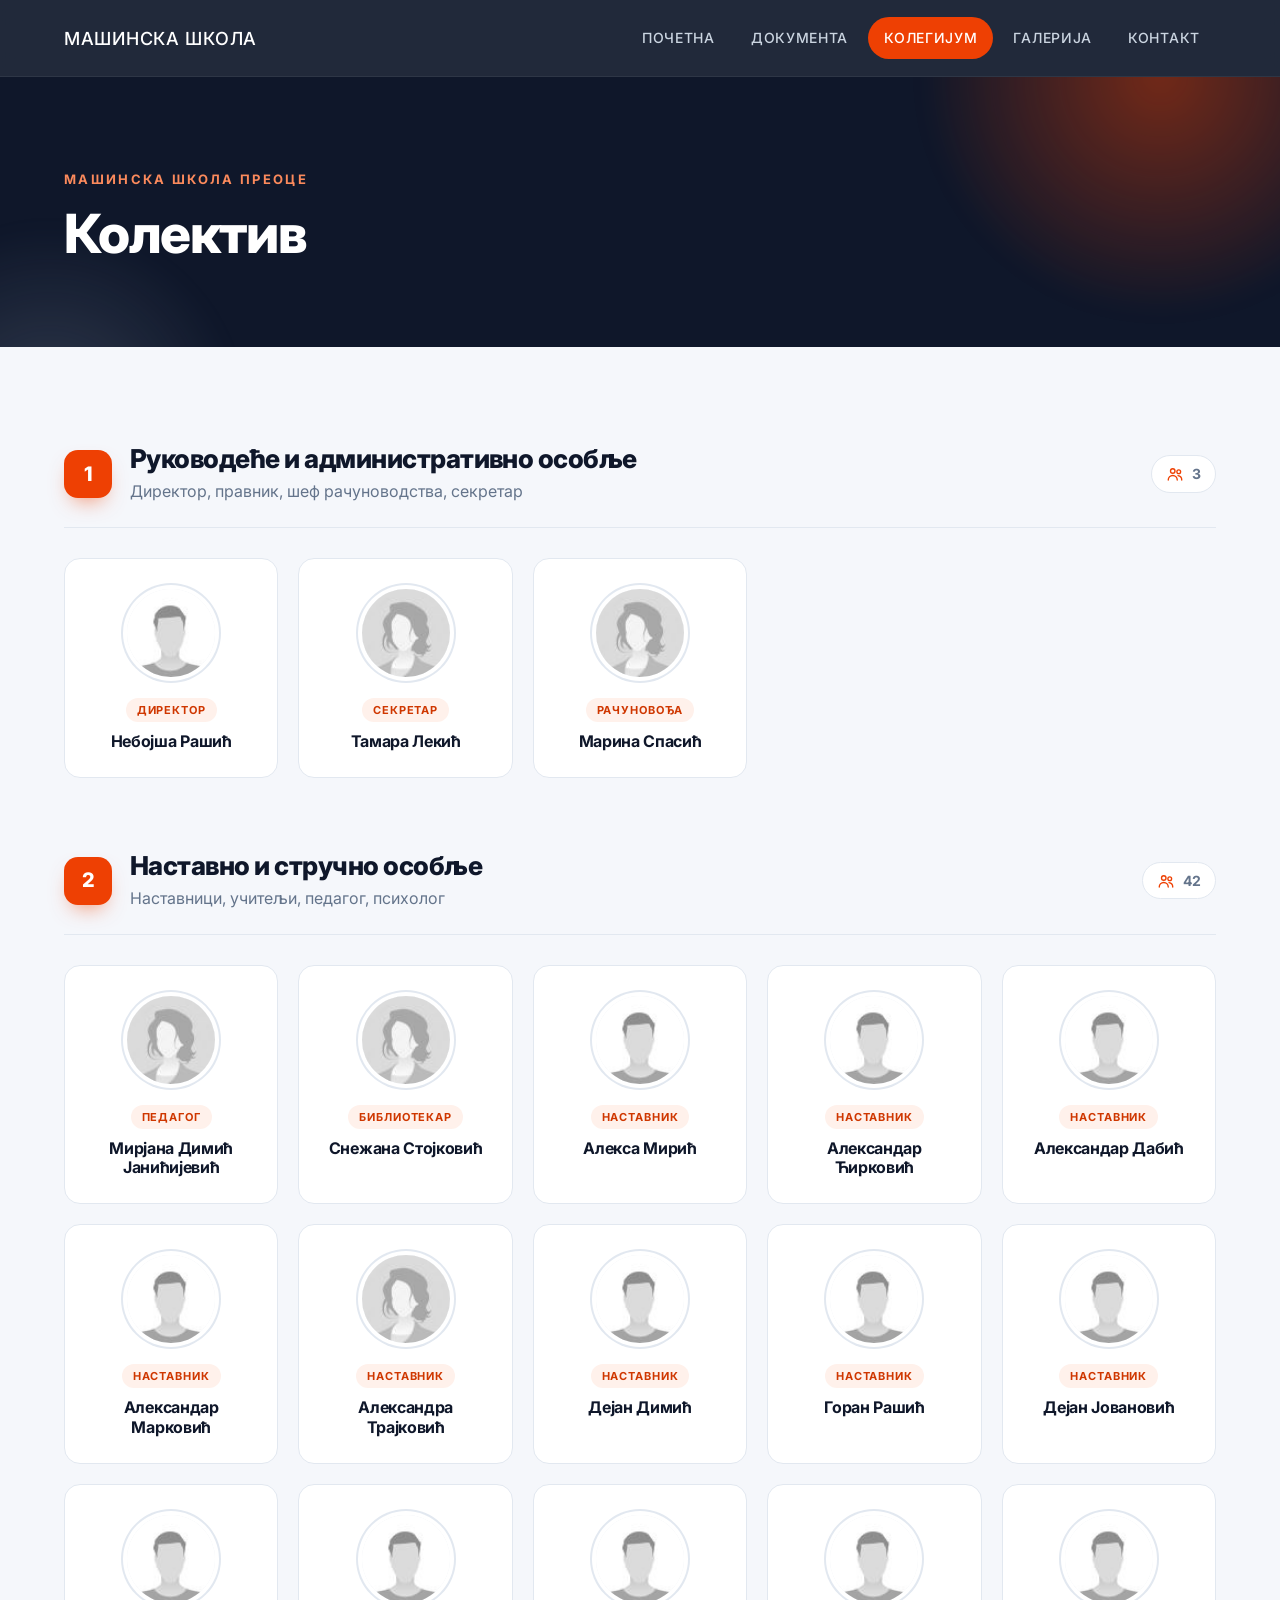
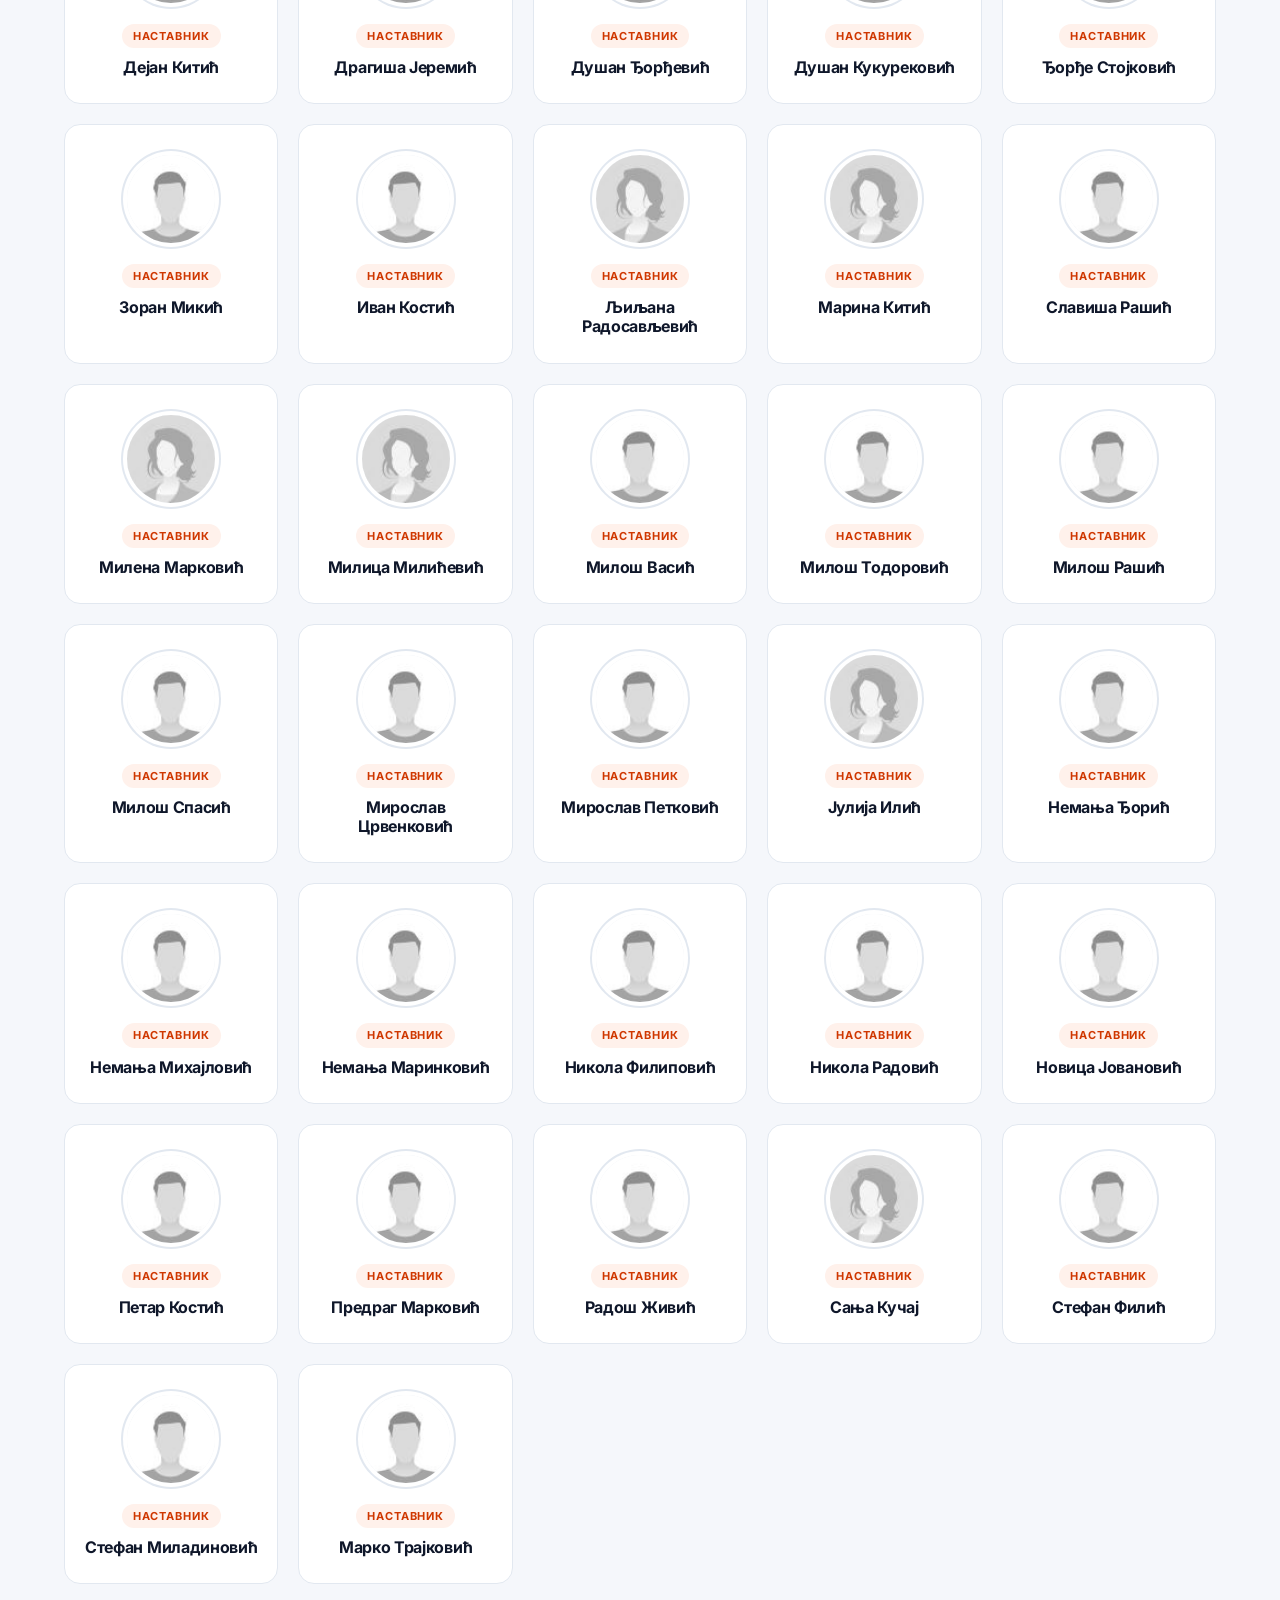
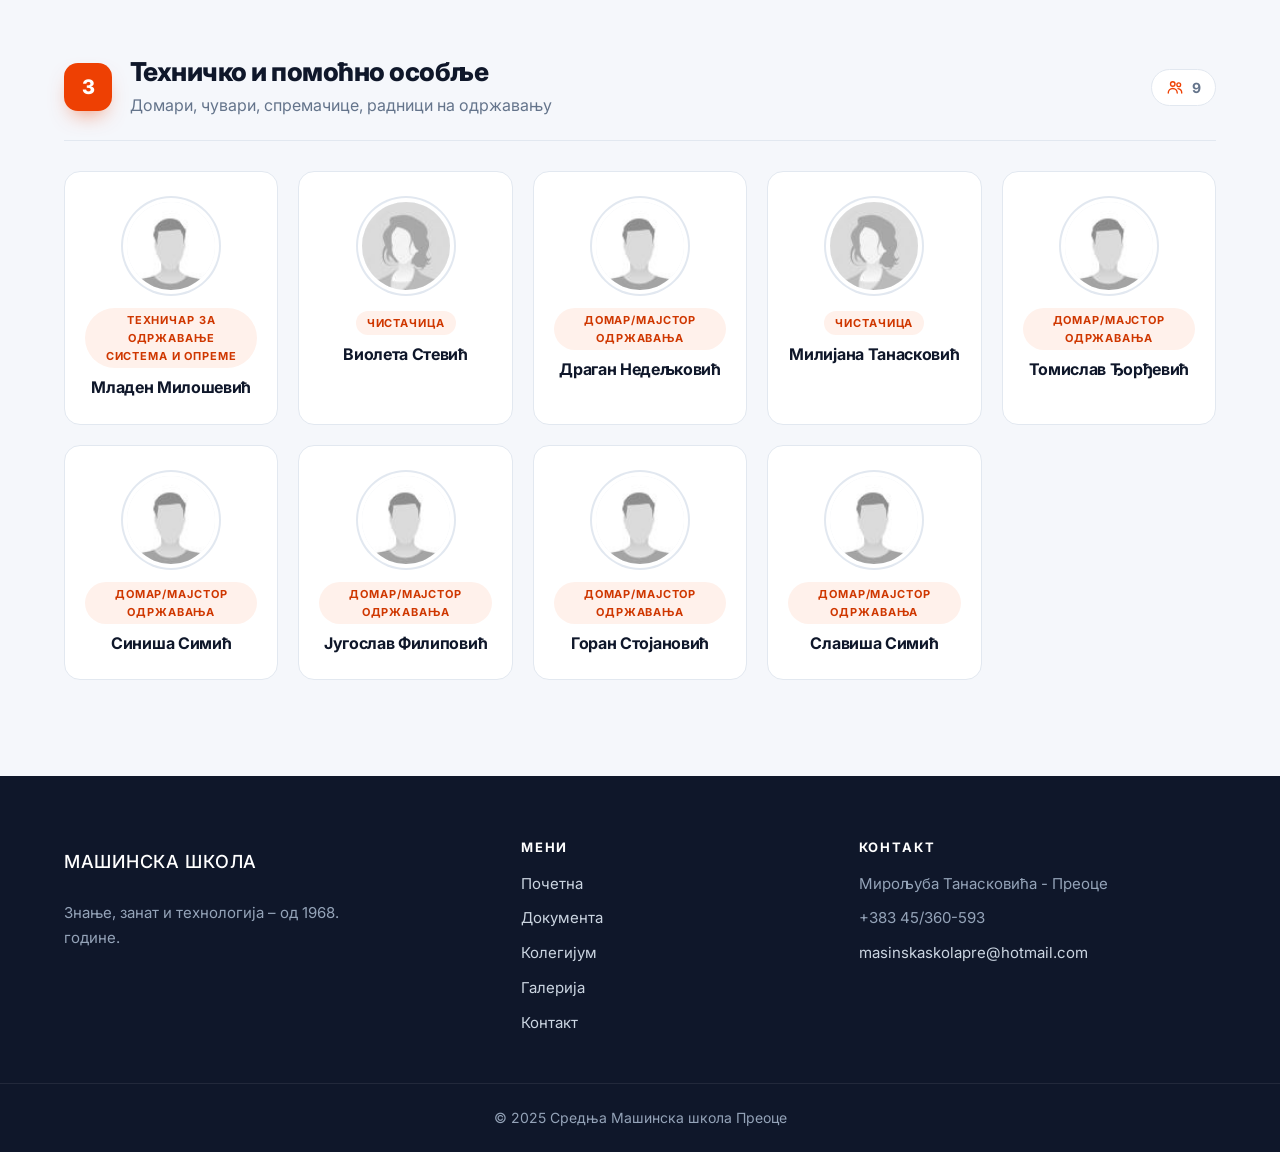
<file: kolegijum.html>
<!DOCTYPE html>
<html lang="sr">
<head>
<meta charset="utf-8">
<meta name="viewport" content="width=device-width, initial-scale=1">
<title>Колектив | Машинска школа Преоце</title>
<link rel="preconnect" href="https://fonts.googleapis.com">
<link rel="preconnect" href="https://fonts.gstatic.com" crossorigin>
<link href="https://fonts.googleapis.com/css2?family=Inter:wght@400;500;600;700;800&display=swap" rel="stylesheet">
<link rel="stylesheet" href="css/style.css">
<script>document.documentElement.classList.add('js');</script>
<script src="js/main.js" defer></script>
</head>
<body>
<header class="site-header">
  <div class="container">
    <a href="index.html" class="logo">Машинска школа</a>
    <button class="nav-toggle" type="button" aria-label="Мени" aria-expanded="false"><span></span><span></span><span></span></button>
    <nav class="site-nav">
      <ul class="menu">
        <li><a href="home.html">Почетна</a></li>
        <li><a href="dokumenta.html">Документа</a></li>
        <li class="active"><a href="kolegijum.html">Колегијум</a></li>
        <li><a href="galerija.html">Галерија</a></li>
        <li><a href="contacts.html">Контакт</a></li>
      </ul>
    </nav>
  </div>
</header>

<main>
  <section class="page-hero">
    <div class="container">
      <span class="eyebrow">Машинска школа Преоце</span>
      <h1>Колектив</h1>
    </div>
  </section>

  <section class="section">
    <div class="container">

      <!-- 1. Руководеће и административно особље -->
      <div class="team-group">
        <div class="team-head reveal">
          <span class="num">1</span>
          <div>
            <h2>Руководеће и административно особље</h2>
            <p>Директор, правник, шеф рачуноводства, секретар</p>
          </div>
          <span class="count-pill"><svg viewBox="0 0 24 24"><circle cx="9" cy="8" r="3"/><path d="M3 20c0-3.3 2.7-6 6-6s6 2.7 6 6"/><circle cx="17" cy="9" r="2.5"/><path d="M16 14.2c2.9.4 5 2.8 5 5.8"/></svg><b class="count"></b></span>
        </div>
        <div class="team-grid">
          <div class="person"><img src="images/male.jpg" alt=""><span class="role">Директор</span><h3>Небојша Рашић</h3></div>
          <div class="person"><img src="images/female.jpg" alt=""><span class="role">Секретар</span><h3>Тамара Лекић</h3></div>
          <div class="person"><img src="images/female.jpg" alt=""><span class="role">Рачуновођа</span><h3>Марина Спасић</h3></div>
        </div>
      </div>

      <!-- 2. Наставно и стручно особље -->
      <div class="team-group">
        <div class="team-head reveal">
          <span class="num">2</span>
          <div>
            <h2>Наставно и стручно особље</h2>
            <p>Наставници, учитељи, педагог, психолог</p>
          </div>
          <span class="count-pill"><svg viewBox="0 0 24 24"><circle cx="9" cy="8" r="3"/><path d="M3 20c0-3.3 2.7-6 6-6s6 2.7 6 6"/><circle cx="17" cy="9" r="2.5"/><path d="M16 14.2c2.9.4 5 2.8 5 5.8"/></svg><b class="count"></b></span>
        </div>
        <div class="team-grid">
          <div class="person"><img src="images/female.jpg" alt=""><span class="role">Педагог</span><h3>Мирјана Димић Јанићијевић</h3></div>
          <div class="person"><img src="images/female.jpg" alt=""><span class="role">Библиотекар</span><h3>Снежана Стојковић</h3></div>
          <div class="person"><img src="images/male.jpg" alt=""><span class="role">Наставник</span><h3>Алекса Мирић</h3></div>
          <div class="person"><img src="images/male.jpg" alt=""><span class="role">Наставник</span><h3>Александар Ћирковић</h3></div>
          <div class="person"><img src="images/male.jpg" alt=""><span class="role">Наставник</span><h3>Александар Дабић</h3></div>
          <div class="person"><img src="images/male.jpg" alt=""><span class="role">Наставник</span><h3>Александар Марковић</h3></div>
          <div class="person"><img src="images/female.jpg" alt=""><span class="role">Наставник</span><h3>Александра Трајковић</h3></div>
          <div class="person"><img src="images/male.jpg" alt=""><span class="role">Наставник</span><h3>Дејан Димић</h3></div>
          <div class="person"><img src="images/male.jpg" alt=""><span class="role">Наставник</span><h3>Горан Рашић</h3></div>
          <div class="person"><img src="images/male.jpg" alt=""><span class="role">Наставник</span><h3>Дејан Јовановић</h3></div>
          <div class="person"><img src="images/male.jpg" alt=""><span class="role">Наставник</span><h3>Дејан Китић</h3></div>
          <div class="person"><img src="images/male.jpg" alt=""><span class="role">Наставник</span><h3>Драгиша Јеремић</h3></div>
          <div class="person"><img src="images/male.jpg" alt=""><span class="role">Наставник</span><h3>Душан Ђорђевић</h3></div>
          <div class="person"><img src="images/male.jpg" alt=""><span class="role">Наставник</span><h3>Душан Кукурековић</h3></div>
          <div class="person"><img src="images/male.jpg" alt=""><span class="role">Наставник</span><h3>Ђорђе Стојковић</h3></div>
          <div class="person"><img src="images/male.jpg" alt=""><span class="role">Наставник</span><h3>Зоран Микић</h3></div>
          <div class="person"><img src="images/male.jpg" alt=""><span class="role">Наставник</span><h3>Иван Костић</h3></div>
          <div class="person"><img src="images/female.jpg" alt=""><span class="role">Наставник</span><h3>Љиљана Радосављевић</h3></div>
          <div class="person"><img src="images/female.jpg" alt=""><span class="role">Наставник</span><h3>Марина Китић</h3></div>
          <div class="person"><img src="images/male.jpg" alt=""><span class="role">Наставник</span><h3>Славиша Рашић</h3></div>
          <div class="person"><img src="images/female.jpg" alt=""><span class="role">Наставник</span><h3>Милена Марковић</h3></div>
          <div class="person"><img src="images/female.jpg" alt=""><span class="role">Наставник</span><h3>Милица Милићевић</h3></div>
          <div class="person"><img src="images/male.jpg" alt=""><span class="role">Наставник</span><h3>Милош Васић</h3></div>
          <div class="person"><img src="images/male.jpg" alt=""><span class="role">Наставник</span><h3>Милош Тодоровић</h3></div>
          <div class="person"><img src="images/male.jpg" alt=""><span class="role">Наставник</span><h3>Милош Рашић</h3></div>
          <div class="person"><img src="images/male.jpg" alt=""><span class="role">Наставник</span><h3>Милош Спасић</h3></div>
          <div class="person"><img src="images/male.jpg" alt=""><span class="role">Наставник</span><h3>Мирослав Црвенковић</h3></div>
          <div class="person"><img src="images/male.jpg" alt=""><span class="role">Наставник</span><h3>Мирослав Петковић</h3></div>
          <div class="person"><img src="images/female.jpg" alt=""><span class="role">Наставник</span><h3>Јулија Илић</h3></div>
          <div class="person"><img src="images/male.jpg" alt=""><span class="role">Наставник</span><h3>Немања Ђорић</h3></div>
          <div class="person"><img src="images/male.jpg" alt=""><span class="role">Наставник</span><h3>Немања Михајловић</h3></div>
          <div class="person"><img src="images/male.jpg" alt=""><span class="role">Наставник</span><h3>Немања Маринковић</h3></div>
          <div class="person"><img src="images/male.jpg" alt=""><span class="role">Наставник</span><h3>Никола Филиповић</h3></div>
          <div class="person"><img src="images/male.jpg" alt=""><span class="role">Наставник</span><h3>Никола Радовић</h3></div>
          <div class="person"><img src="images/male.jpg" alt=""><span class="role">Наставник</span><h3>Новица Јовановић</h3></div>
          <div class="person"><img src="images/male.jpg" alt=""><span class="role">Наставник</span><h3>Петар Костић</h3></div>
          <div class="person"><img src="images/male.jpg" alt=""><span class="role">Наставник</span><h3>Предраг Марковић</h3></div>
          <div class="person"><img src="images/male.jpg" alt=""><span class="role">Наставник</span><h3>Радош Живић</h3></div>
          <div class="person"><img src="images/female.jpg" alt=""><span class="role">Наставник</span><h3>Сања Кучај</h3></div>
          <div class="person"><img src="images/male.jpg" alt=""><span class="role">Наставник</span><h3>Стефан Филић</h3></div>
          <div class="person"><img src="images/male.jpg" alt=""><span class="role">Наставник</span><h3>Стефан Миладиновић</h3></div>
          <div class="person"><img src="images/male.jpg" alt=""><span class="role">Наставник</span><h3>Марко Трајковић</h3></div>
        </div>
      </div>

      <!-- 3. Техничко и помоћно особље -->
      <div class="team-group">
        <div class="team-head reveal">
          <span class="num">3</span>
          <div>
            <h2>Техничко и помоћно особље</h2>
            <p>Домари, чувари, спремачице, радници на одржавању</p>
          </div>
          <span class="count-pill"><svg viewBox="0 0 24 24"><circle cx="9" cy="8" r="3"/><path d="M3 20c0-3.3 2.7-6 6-6s6 2.7 6 6"/><circle cx="17" cy="9" r="2.5"/><path d="M16 14.2c2.9.4 5 2.8 5 5.8"/></svg><b class="count"></b></span>
        </div>
        <div class="team-grid">
          <div class="person"><img src="images/male.jpg" alt=""><span class="role">Техничар за одржавање система и опреме</span><h3>Младен Милошевић</h3></div>
          <div class="person"><img src="images/female.jpg" alt=""><span class="role">Чистачица</span><h3>Виолета Стевић</h3></div>
          <div class="person"><img src="images/male.jpg" alt=""><span class="role">Домар/мајстор одржавања</span><h3>Драган Недељковић</h3></div>
          <div class="person"><img src="images/female.jpg" alt=""><span class="role">Чистачица</span><h3>Милијана Танасковић</h3></div>
          <div class="person"><img src="images/male.jpg" alt=""><span class="role">Домар/мајстор одржавања</span><h3>Томислав Ђорђевић</h3></div>
          <div class="person"><img src="images/male.jpg" alt=""><span class="role">Домар/мајстор одржавања</span><h3>Синиша Симић</h3></div>
          <div class="person"><img src="images/male.jpg" alt=""><span class="role">Домар/мајстор одржавања</span><h3>Југослав Филиповић</h3></div>
          <div class="person"><img src="images/male.jpg" alt=""><span class="role">Домар/мајстор одржавања</span><h3>Горан Стојановић</h3></div>
          <div class="person"><img src="images/male.jpg" alt=""><span class="role">Домар/мајстор одржавања</span><h3>Славиша Симић</h3></div>
        </div>
      </div>

    </div>
  </section>
</main>

<footer class="site-footer">
  <div class="container footer-grid">
    <div>
      <a href="index.html" class="logo">Машинска школа</a>
      <p>Знање, занат и технологија – од 1968. године.</p>
    </div>
    <div>
      <h4>Мени</h4>
      <ul>
        <li><a href="home.html">Почетна</a></li>
        <li><a href="dokumenta.html">Документа</a></li>
        <li><a href="kolegijum.html">Колегијум</a></li>
        <li><a href="galerija.html">Галерија</a></li>
        <li><a href="contacts.html">Контакт</a></li>
      </ul>
    </div>
    <div>
      <h4>Контакт</h4>
      <ul>
        <li>Мирољуба Танасковића - Преоце</li>
        <li>+383 45/360-593</li>
        <li><a href="mailto:masinskaskolapre@hotmail.com">masinskaskolapre@hotmail.com</a></li>
      </ul>
    </div>
  </div>
  <div class="footer-bottom">
    <div class="container">&copy; 2025 Средња Машинска школа Преоце</div>
  </div>
</footer>
</body>
</html>
</file>
<file: css/style.css>
/* =========================================================================
   Машинска школа Преоце – глобални стилови
   ========================================================================= */

:root {
  --accent: #ee4003;
  --accent-600: #cf3700;
  --accent-50: #fff1eb;
  --ink: #0f172a;
  --ink-2: #1e293b;
  --text: #334155;
  --muted: #64748b;
  --line: #e2e8f0;
  --bg: #f5f7fb;
  --band: #edf0f6;
  --surface: #fff;

  --radius: 16px;
  --radius-sm: 12px;
  --shadow-sm: 0 1px 2px rgba(15, 23, 42, 0.05), 0 2px 8px rgba(15, 23, 42, 0.04);
  --shadow: 0 18px 40px -18px rgba(15, 23, 42, 0.25);
  --shadow-lg: 0 30px 60px -24px rgba(15, 23, 42, 0.4);

  --container: 1200px;
  --header-h: 76px;
  --ease: cubic-bezier(0.22, 1, 0.36, 1);
}

/* ---------- reset ---------- */
*, *::before, *::after { box-sizing: border-box; }
html { scroll-behavior: smooth; -webkit-text-size-adjust: 100%; scroll-padding-top: var(--header-h); }
body {
  margin: 0;
  min-height: 100vh;
  display: flex;
  flex-direction: column;
  font-family: 'Inter', system-ui, -apple-system, 'Segoe UI', Roboto, sans-serif;
  font-size: 16px;
  line-height: 1.65;
  color: var(--text);
  background: var(--bg);
  -webkit-font-smoothing: antialiased;
}
main { flex: 1; }
h1, h2, h3, h4, p, ul, ol, figure, fieldset { margin: 0; padding: 0; }
fieldset { border: 0; }
ul { list-style: none; }
img { max-width: 100%; display: block; }
a { color: var(--accent); text-decoration: none; }
button, input, textarea { font: inherit; }
h1, h2, h3, h4 { color: var(--ink); line-height: 1.2; letter-spacing: -0.02em; }
:focus-visible { outline: 3px solid rgba(238, 64, 3, 0.45); outline-offset: 3px; }

.container {
  width: 100%;
  max-width: var(--container);
  margin: 0 auto;
  padding: 0 24px;
}

/* ---------- header ---------- */
.site-header {
  position: sticky;
  top: 0;
  z-index: 100;
  background: rgba(15, 23, 42, 0.92);
  -webkit-backdrop-filter: saturate(180%) blur(14px);
  backdrop-filter: saturate(180%) blur(14px);
  border-bottom: 1px solid rgba(255, 255, 255, 0.06);
  transition: box-shadow 0.3s ease;
}
.site-header.is-scrolled { box-shadow: 0 10px 30px -10px rgba(0, 0, 0, 0.45); }
.site-header .container {
  display: flex;
  align-items: center;
  justify-content: space-between;
  height: var(--header-h);
}
.logo {
  display: block;
  flex-shrink: 0;
  width: 230px;
  height: 43px;
  line-height: 43px;
  color: #fff;
  font-size: 18px;
  font-weight: 500;
  letter-spacing: 0.04em;
  text-transform: uppercase;
  white-space: nowrap;
  overflow: hidden;
}
.menu { display: flex; gap: 4px; }
.menu a {
  display: block;
  padding: 9px 16px;
  border-radius: 999px;
  color: #cbd5e1;
  font-size: 14px;
  font-weight: 500;
  letter-spacing: 0.05em;
  text-transform: uppercase;
  transition: color 0.2s ease, background 0.2s ease;
}
.menu a:hover { color: #fff; background: rgba(255, 255, 255, 0.08); }
.menu .active a { color: #fff; background: var(--accent); }

.nav-toggle {
  display: none;
  width: 44px;
  height: 44px;
  border: 0;
  border-radius: 12px;
  background: rgba(255, 255, 255, 0.08);
  cursor: pointer;
  align-items: center;
  justify-content: center;
  flex-direction: column;
  gap: 5px;
}
.nav-toggle span {
  display: block;
  width: 20px;
  height: 2px;
  border-radius: 2px;
  background: #fff;
  transition: transform 0.3s ease, opacity 0.3s ease;
}
.nav-open .nav-toggle span:nth-child(1) { transform: translateY(7px) rotate(45deg); }
.nav-open .nav-toggle span:nth-child(2) { opacity: 0; }
.nav-open .nav-toggle span:nth-child(3) { transform: translateY(-7px) rotate(-45deg); }

@media (max-width: 860px) {
  .logo { width: 190px; height: 36px; line-height: 36px; font-size: 15px; }
  .nav-toggle { display: flex; }
  .site-nav {
    position: absolute;
    top: 100%;
    left: 0;
    right: 0;
    padding: 12px 24px 24px;
    background: var(--ink);
    border-bottom: 1px solid rgba(255, 255, 255, 0.06);
    display: none;
  }
  .nav-open .site-nav { display: block; animation: fadeDown 0.25s var(--ease); }
  .menu { flex-direction: column; }
  .menu a { padding: 13px 16px; border-radius: var(--radius-sm); }
}

/* ---------- buttons ---------- */
.btn {
  display: inline-flex;
  align-items: center;
  gap: 10px;
  padding: 14px 26px;
  border: 1px solid transparent;
  border-radius: 999px;
  background: var(--accent);
  color: #fff;
  font-size: 15px;
  font-weight: 600;
  line-height: 1.2;
  cursor: pointer;
  white-space: nowrap;
  box-shadow: 0 10px 22px -10px rgba(238, 64, 3, 0.7);
  transition: transform 0.2s ease, background 0.2s ease, box-shadow 0.2s ease, border-color 0.2s ease;
}
.btn:hover { background: var(--accent-600); transform: translateY(-2px); }
.btn svg { width: 18px; height: 18px; fill: none; stroke: currentColor; stroke-width: 2; stroke-linecap: round; stroke-linejoin: round; }
.btn-light { background: #fff; color: var(--ink); border-color: var(--line); box-shadow: var(--shadow-sm); }
.btn-light:hover { background: #fff; border-color: var(--ink); }
.btn-ghost { background: rgba(255, 255, 255, 0.1); color: #fff; border-color: rgba(255, 255, 255, 0.25); box-shadow: none; }
.btn-ghost:hover { background: rgba(255, 255, 255, 0.18); }
.btn-dark { background: var(--ink); box-shadow: none; }
.btn-dark:hover { background: var(--ink-2); }
.btn-sm { padding: 10px 18px; font-size: 14px; }

/* ---------- hero slider ---------- */
.hero {
  position: relative;
  height: clamp(460px, 74vh, 680px);
  overflow: hidden;
  background: var(--ink);
  color: #fff;
}
.hero-slide {
  position: absolute;
  inset: 0;
  opacity: 0;
  visibility: hidden;
  transition: opacity 1.1s ease, visibility 1.1s ease;
}
.hero-slide.is-active { opacity: 1; visibility: visible; }
.hero-slide > img {
  position: absolute;
  inset: 0;
  width: 100%;
  height: 100%;
  object-fit: cover;
  transform: scale(1.1);
  transition: transform 8s ease-out;
}
.hero-slide.is-active > img { transform: scale(1); }
.hero-slide::after {
  content: "";
  position: absolute;
  inset: 0;
  background:
    linear-gradient(90deg, rgba(15, 23, 42, 0.92) 0%, rgba(15, 23, 42, 0.7) 45%, rgba(15, 23, 42, 0.2) 100%),
    linear-gradient(0deg, rgba(15, 23, 42, 0.6) 0%, transparent 40%);
}
.hero-content {
  position: relative;
  z-index: 2;
  height: 100%;
  display: flex;
  align-items: center;
}
.hero-text { max-width: 640px; padding-bottom: 40px; }
.hero h2 {
  color: #fff;
  font-size: clamp(34px, 5.2vw, 60px);
  font-weight: 800;
  letter-spacing: -0.03em;
}
.hero h2::before {
  content: "";
  display: block;
  width: 56px;
  height: 4px;
  margin-bottom: 22px;
  border-radius: 4px;
  background: var(--accent);
}
.hero p { margin-top: 18px; color: #cbd5e1; font-size: clamp(16px, 1.6vw, 19px); line-height: 1.7; }
.hero .btn { margin-top: 30px; }
.hero-slide.is-active .hero-text > * { animation: heroUp 0.9s var(--ease) both; }
.hero-slide.is-active .hero-text > *:nth-child(2) { animation-delay: 0.12s; }
.hero-slide.is-active .hero-text > *:nth-child(3) { animation-delay: 0.24s; }

.hero-controls {
  position: absolute;
  left: 0;
  right: 0;
  bottom: 32px;
  z-index: 3;
}
.hero-controls .container { display: flex; align-items: center; justify-content: space-between; }
.hero-dots { display: flex; gap: 8px; }
.hero-dots button {
  width: 10px;
  height: 10px;
  padding: 0;
  border: 0;
  border-radius: 999px;
  background: rgba(255, 255, 255, 0.35);
  cursor: pointer;
  transition: width 0.4s var(--ease), background 0.3s ease;
}
.hero-dots button.is-active { width: 34px; background: var(--accent); }
.hero-arrows { display: flex; gap: 10px; }
.hero-arrows button {
  width: 48px;
  height: 48px;
  border: 1px solid rgba(255, 255, 255, 0.25);
  border-radius: 50%;
  background: rgba(255, 255, 255, 0.08);
  color: #fff;
  cursor: pointer;
  display: grid;
  place-items: center;
  transition: background 0.2s ease, border-color 0.2s ease;
}
.hero-arrows button:hover { background: var(--accent); border-color: var(--accent); }
.hero-arrows svg { width: 20px; height: 20px; fill: none; stroke: currentColor; stroke-width: 2; stroke-linecap: round; stroke-linejoin: round; }

/* ---------- page hero (podstranice) ---------- */
.page-hero {
  position: relative;
  overflow: hidden;
  padding: 88px 0 80px;
  background: var(--ink);
  color: #cbd5e1;
}
.page-hero::before,
.page-hero::after {
  content: "";
  position: absolute;
  border-radius: 50%;
  filter: blur(10px);
}
.page-hero::before {
  width: 520px;
  height: 520px;
  right: -140px;
  top: -260px;
  background: radial-gradient(circle, rgba(238, 64, 3, 0.45), transparent 65%);
}
.page-hero::after {
  width: 420px;
  height: 420px;
  left: -160px;
  bottom: -280px;
  background: radial-gradient(circle, rgba(148, 163, 184, 0.25), transparent 65%);
}
.page-hero .container { position: relative; z-index: 1; }
.page-hero h1 { color: #fff; font-size: clamp(34px, 4.6vw, 54px); font-weight: 800; letter-spacing: -0.03em; }
.page-hero p { max-width: 660px; margin-top: 16px; font-size: 18px; }
.page-hero .eyebrow { color: #fb8a5c; }

/* ---------- sekcije ---------- */
.section { padding: 96px 0; }
.section-sm { padding: 64px 0; }
.section-white { background: var(--surface); }
.section-band { background: var(--band); }
.section-head { max-width: 740px; margin: 0 auto 52px; text-align: center; }
.section-head h2 { font-size: clamp(28px, 3.4vw, 42px); font-weight: 800; }
.section-head p { margin-top: 16px; color: var(--muted); font-size: 18px; }
.section-foot { margin-top: 44px; text-align: center; }
.eyebrow {
  display: inline-block;
  margin-bottom: 12px;
  color: var(--accent);
  font-size: 13px;
  font-weight: 700;
  letter-spacing: 0.18em;
  text-transform: uppercase;
}

/* ---------- grid ---------- */
.grid { display: grid; gap: 24px; }
.grid-2 { grid-template-columns: repeat(2, 1fr); }
.grid-3 { grid-template-columns: repeat(3, 1fr); }
.grid-4 { grid-template-columns: repeat(4, 1fr); }
@media (max-width: 960px) {
  .grid-3, .grid-4 { grid-template-columns: repeat(2, 1fr); }
}
@media (max-width: 620px) {
  .grid-2, .grid-3, .grid-4 { grid-template-columns: 1fr; }
}

/* ---------- kartice ---------- */
.card {
  position: relative;
  display: flex;
  flex-direction: column;
  background: var(--surface);
  border: 1px solid var(--line);
  border-radius: var(--radius);
  box-shadow: var(--shadow-sm);
  overflow: hidden;
  transition: transform 0.35s var(--ease), box-shadow 0.35s var(--ease), border-color 0.35s ease;
}
.card-hover:hover { transform: translateY(-6px); box-shadow: var(--shadow); border-color: transparent; }
.card-media { position: relative; aspect-ratio: 3 / 2; overflow: hidden; background: var(--band); }
.card-media img { width: 100%; height: 100%; object-fit: cover; transition: transform 0.7s var(--ease); }
.card-hover:hover .card-media img { transform: scale(1.06); }
.card-body { display: flex; flex-direction: column; flex: 1; padding: 24px 26px 28px; }
.card-body h3 { font-size: 20px; font-weight: 700; }
.card-body p { margin-top: 10px; color: var(--muted); font-size: 15px; }
.card-actions { margin-top: auto; padding-top: 22px; }
.tag {
  display: inline-block;
  align-self: flex-start;
  margin-bottom: 12px;
  padding: 4px 12px;
  border-radius: 999px;
  background: var(--accent-50);
  color: var(--accent-600);
  font-size: 12px;
  font-weight: 700;
  letter-spacing: 0.06em;
  text-transform: uppercase;
}
.file-badge {
  position: absolute;
  top: 14px;
  left: 14px;
  padding: 4px 10px;
  border-radius: 8px;
  background: rgba(15, 23, 42, 0.8);
  color: #fff;
  font-size: 11px;
  font-weight: 700;
  letter-spacing: 0.08em;
  -webkit-backdrop-filter: blur(6px);
  backdrop-filter: blur(6px);
}

/* ---------- brojke (pocetna) ---------- */
.stats-row { display: grid; grid-template-columns: repeat(4, 1fr); gap: 20px; }
.stat-box {
  padding: 32px 24px;
  border: 1px solid var(--line);
  border-radius: var(--radius);
  background: var(--surface);
  box-shadow: var(--shadow-sm);
  text-align: center;
  transition: transform 0.35s var(--ease), box-shadow 0.35s var(--ease);
}
.stat-box:hover { transform: translateY(-4px); box-shadow: var(--shadow); }
.stat-box strong {
  display: block;
  color: var(--accent);
  font-size: 46px;
  font-weight: 800;
  line-height: 1;
  letter-spacing: -0.03em;
}
.stat-box span {
  display: block;
  margin-top: 12px;
  color: var(--muted);
  font-size: 13px;
  font-weight: 600;
  letter-spacing: 0.08em;
  text-transform: uppercase;
}
@media (max-width: 760px) { .stats-row { grid-template-columns: repeat(2, 1fr); } }

/* ---------- prednosti ---------- */
.feature {
  padding: 34px 28px;
  border: 1px solid var(--line);
  border-radius: var(--radius);
  background: var(--surface);
  transition: transform 0.35s var(--ease), box-shadow 0.35s var(--ease), border-color 0.35s ease;
}
.feature:hover { transform: translateY(-6px); box-shadow: var(--shadow); border-color: transparent; }
.feature .icon {
  width: 58px;
  height: 58px;
  border-radius: 16px;
  background: var(--accent-50);
  display: grid;
  place-items: center;
  transition: background 0.3s ease;
}
.feature .icon svg {
  width: 28px;
  height: 28px;
  fill: none;
  stroke: var(--accent);
  stroke-width: 1.8;
  stroke-linecap: round;
  stroke-linejoin: round;
  transition: stroke 0.3s ease;
}
.feature:hover .icon { background: var(--accent); }
.feature:hover .icon svg { stroke: #fff; }
.feature h3 { margin-top: 22px; font-size: 18px; font-weight: 700; }
.feature p { margin-top: 8px; color: var(--muted); font-size: 15px; }

/* ---------- foto plocice ---------- */
.tile {
  position: relative;
  display: block;
  aspect-ratio: 4 / 3;
  border-radius: var(--radius);
  overflow: hidden;
  background: var(--ink);
}
.tile img { width: 100%; height: 100%; object-fit: cover; transition: transform 0.7s var(--ease), opacity 0.4s ease; }
.tile:hover img { transform: scale(1.07); opacity: 0.85; }
.tile span {
  position: absolute;
  left: 0;
  right: 0;
  bottom: 0;
  display: flex;
  align-items: center;
  justify-content: space-between;
  padding: 50px 22px 18px;
  background: linear-gradient(transparent, rgba(15, 23, 42, 0.85));
  color: #fff;
  font-weight: 600;
  font-size: 17px;
}
.tile span::after {
  content: "→";
  transform: translateX(-6px);
  opacity: 0;
  transition: transform 0.3s ease, opacity 0.3s ease;
}
.tile:hover span::after { transform: translateX(0); opacity: 1; }

/* ---------- poziv (CTA) ---------- */
.cta {
  position: relative;
  overflow: hidden;
  display: flex;
  align-items: center;
  justify-content: space-between;
  gap: 32px;
  padding: 60px 64px;
  border-radius: 28px;
  background: linear-gradient(135deg, var(--ink) 0%, var(--ink-2) 100%);
  color: #cbd5e1;
}
.cta::before {
  content: "";
  position: absolute;
  width: 420px;
  height: 420px;
  right: -120px;
  top: -200px;
  border-radius: 50%;
  background: radial-gradient(circle, rgba(238, 64, 3, 0.5), transparent 65%);
}
.cta > * { position: relative; }
.cta h2 { color: #fff; font-size: clamp(24px, 3vw, 34px); font-weight: 800; }
.cta p { margin-top: 10px; font-size: 17px; }
@media (max-width: 760px) {
  .cta { flex-direction: column; align-items: flex-start; padding: 40px 28px; }
}

/* ---------- saradnici ---------- */
.partners-band { padding: 72px 0; background: var(--band); text-align: center; }
.partners-band h2 { font-size: clamp(24px, 3vw, 32px); font-weight: 800; }
.partners-band img { margin: 28px auto 0; width: 100%; max-width: 760px; height: auto; }

/* ---------- skolski prostor ---------- */
.split { display: grid; grid-template-columns: 1.15fr 1fr; gap: 32px; align-items: start; }
.prose-card { padding: 40px 42px; }
.prose-card h3 { font-size: 24px; font-weight: 800; }
.prose-card p { margin-top: 16px; color: var(--text); line-height: 1.75; }
.space-stats { display: grid; grid-template-columns: 1fr 1fr; gap: 16px; }
.space-stats .stats-title {
  grid-column: span 2;
  color: var(--muted);
  font-size: 13px;
  font-weight: 700;
  letter-spacing: 0.1em;
  text-transform: uppercase;
}
.space-stat {
  padding: 24px 22px;
  border: 1px solid var(--line);
  border-radius: var(--radius);
  background: var(--surface);
  box-shadow: var(--shadow-sm);
  transition: transform 0.35s var(--ease), box-shadow 0.35s var(--ease);
}
.space-stat:hover { transform: translateY(-4px); box-shadow: var(--shadow); }
.space-stat strong { display: block; color: var(--accent); font-size: 42px; font-weight: 800; line-height: 1; letter-spacing: -0.03em; }
.space-stat span { display: block; margin-top: 10px; color: var(--muted); font-size: 14px; line-height: 1.45; }
.space-stat.dark { grid-column: span 2; background: var(--ink); border-color: var(--ink); }
.space-stat.dark strong { color: #fff; font-size: 20px; line-height: 1.3; letter-spacing: -0.01em; }
.space-stat.dark span { color: #94a3b8; }
@media (max-width: 900px) {
  .split { grid-template-columns: 1fr; }
  .prose-card { padding: 30px 26px; }
}

/* ---------- vremenska linija ---------- */
.timeline { position: relative; max-width: 820px; margin: 0 auto; }
.timeline::before {
  content: "";
  position: absolute;
  top: 0;
  bottom: 0;
  left: 50%;
  width: 2px;
  margin-left: -1px;
  background: linear-gradient(var(--accent), var(--line));
}
.tl-item { position: relative; width: 50%; padding: 0 44px 28px 0; text-align: right; }
.tl-item:nth-child(even) { margin-left: 50%; padding: 0 0 28px 44px; text-align: left; }
.tl-item::after {
  content: "";
  position: absolute;
  top: 26px;
  right: -8px;
  width: 16px;
  height: 16px;
  border-radius: 50%;
  background: var(--accent);
  box-shadow: 0 0 0 5px var(--accent-50);
}
.tl-item:nth-child(even)::after { right: auto; left: -8px; }
.tl-item .card { padding: 22px 26px; }
.tl-item .year {
  display: inline-block;
  padding: 3px 12px;
  border-radius: 999px;
  background: var(--ink);
  color: #fff;
  font-size: 13px;
  font-weight: 700;
  letter-spacing: 0.04em;
}
.tl-item p { margin-top: 10px; color: var(--text); }
@media (max-width: 700px) {
  .timeline::before { left: 8px; }
  .tl-item, .tl-item:nth-child(even) { width: 100%; margin-left: 0; padding: 0 0 22px 40px; text-align: left; }
  .tl-item::after, .tl-item:nth-child(even)::after { left: 0; right: auto; }
}

/* ---------- kolektiv ---------- */
.team-group + .team-group { margin-top: 72px; }
.team-head {
  display: flex;
  align-items: center;
  gap: 18px;
  padding-bottom: 22px;
  margin-bottom: 30px;
  border-bottom: 1px solid var(--line);
}
.team-head .num {
  flex: 0 0 48px;
  height: 48px;
  border-radius: 14px;
  background: var(--accent);
  color: #fff;
  font-size: 20px;
  font-weight: 800;
  display: grid;
  place-items: center;
  box-shadow: 0 10px 22px -10px rgba(238, 64, 3, 0.7);
}
.team-head h2 { font-size: clamp(20px, 2.4vw, 26px); font-weight: 800; }
.team-head p { margin-top: 4px; color: var(--muted); }
.team-head .count-pill {
  margin-left: auto;
  display: inline-flex;
  align-items: center;
  gap: 8px;
  padding: 6px 14px;
  border-radius: 999px;
  background: var(--surface);
  border: 1px solid var(--line);
  color: var(--muted);
  font-size: 14px;
  font-weight: 600;
  white-space: nowrap;
}
.team-head .count-pill svg { width: 18px; height: 18px; fill: none; stroke: var(--accent); stroke-width: 1.8; stroke-linecap: round; stroke-linejoin: round; }
.team-grid { display: grid; grid-template-columns: repeat(auto-fill, minmax(210px, 1fr)); gap: 20px; }
.person {
  padding: 30px 20px 26px;
  border: 1px solid var(--line);
  border-radius: var(--radius);
  background: var(--surface);
  text-align: center;
  transition: transform 0.35s var(--ease), box-shadow 0.35s var(--ease), border-color 0.35s ease;
}
.person:hover { transform: translateY(-5px); box-shadow: var(--shadow); border-color: transparent; }
.person img {
  width: 88px;
  height: 88px;
  margin: 0 auto 18px;
  border-radius: 50%;
  object-fit: cover;
  box-shadow: 0 0 0 4px #fff, 0 0 0 6px var(--line);
  transition: box-shadow 0.35s ease;
}
.person:hover img { box-shadow: 0 0 0 4px #fff, 0 0 0 6px var(--accent); }
.person .role {
  display: inline-block;
  padding: 3px 11px;
  border-radius: 999px;
  background: var(--accent-50);
  color: var(--accent-600);
  font-size: 11px;
  font-weight: 700;
  letter-spacing: 0.08em;
  text-transform: uppercase;
}
.person h3 { margin-top: 10px; font-size: 16px; font-weight: 700; }
@media (max-width: 620px) {
  .team-head { flex-wrap: wrap; }
  .team-head .count-pill { margin-left: 66px; }
  .team-grid { grid-template-columns: repeat(2, 1fr); gap: 14px; }
  .person { padding: 22px 12px 20px; }
  .person img { width: 72px; height: 72px; }
}

/* ---------- kontakt ---------- */
.contact-grid { display: grid; grid-template-columns: 1fr 1.25fr; gap: 28px; align-items: stretch; }
.info-card {
  position: relative;
  overflow: hidden;
  padding: 40px 38px;
  border-radius: var(--radius);
  background: linear-gradient(160deg, var(--ink) 0%, var(--ink-2) 100%);
  color: #cbd5e1;
}
.info-card::before {
  content: "";
  position: absolute;
  width: 320px;
  height: 320px;
  right: -140px;
  bottom: -160px;
  border-radius: 50%;
  background: radial-gradient(circle, rgba(238, 64, 3, 0.45), transparent 65%);
}
.info-card > * { position: relative; }
.info-card h2 { color: #fff; font-size: 26px; font-weight: 800; }
.info-list { margin-top: 28px; display: grid; gap: 20px; }
.info-list li { display: flex; gap: 16px; align-items: flex-start; }
.info-list .ico {
  flex: 0 0 42px;
  height: 42px;
  border-radius: 12px;
  background: rgba(255, 255, 255, 0.08);
  display: grid;
  place-items: center;
}
.info-list .ico svg { width: 20px; height: 20px; fill: none; stroke: #fb8a5c; stroke-width: 1.8; stroke-linecap: round; stroke-linejoin: round; }
.info-list small {
  display: block;
  color: #94a3b8;
  font-size: 12px;
  font-weight: 600;
  letter-spacing: 0.08em;
  text-transform: uppercase;
}
.info-list span, .info-list a { color: #fff; font-weight: 500; }
.info-list a:hover { color: #fb8a5c; }

.form-card { padding: 40px 38px; }
.form-card h2 { font-size: 26px; font-weight: 800; }
.form-grid { margin-top: 26px; display: grid; grid-template-columns: 1fr 1fr; gap: 16px; }
.form-grid .full { grid-column: span 2; }
.field {
  width: 100%;
  padding: 14px 16px;
  border: 1px solid var(--line);
  border-radius: var(--radius-sm);
  background: #f8fafc;
  color: var(--ink);
  outline: none;
  transition: border-color 0.2s ease, box-shadow 0.2s ease, background 0.2s ease;
}
.field::placeholder { color: #94a3b8; }
.field:focus { border-color: var(--accent); background: #fff; box-shadow: 0 0 0 4px rgba(238, 64, 3, 0.12); }
.field:focus::placeholder { color: transparent; }
textarea.field { min-height: 160px; resize: vertical; }
.form-actions { margin-top: 20px; display: flex; gap: 12px; justify-content: flex-end; }

.map-card { margin-top: 28px; }
.map-card .map-head { display: flex; align-items: center; justify-content: space-between; padding: 22px 28px; }
.map-card h2 { font-size: 22px; font-weight: 800; }
.map-card iframe { display: block; width: 100%; height: 420px; border: 0; }
@media (max-width: 900px) {
  .contact-grid { grid-template-columns: 1fr; }
}
@media (max-width: 560px) {
  .info-card, .form-card { padding: 30px 24px; }
  .form-grid { grid-template-columns: 1fr; }
  .form-grid .full { grid-column: auto; }
  .form-actions { justify-content: stretch; }
  .form-actions .btn { flex: 1; justify-content: center; }
}

/* ---------- galerija ---------- */
.gallery-filters { margin-bottom: 34px; text-align: center; }
.gallery-filters .bar {
  display: inline-flex;
  max-width: 100%;
  overflow-x: auto;
  padding: 6px;
  border: 1px solid var(--line);
  border-radius: 999px;
  background: var(--surface);
  box-shadow: var(--shadow-sm);
  scrollbar-width: none;
}
.gallery-filters .bar::-webkit-scrollbar { display: none; }
.gallery-filters button {
  flex-shrink: 0;
  margin: 0 2px;
  padding: 10px 20px;
  border: 0;
  border-radius: 999px;
  background: transparent;
  color: var(--ink);
  font-size: 15px;
  font-weight: 500;
  cursor: pointer;
  transition: background 0.2s ease, color 0.2s ease;
}
.gallery-filters button span {
  display: inline-block;
  margin-left: 6px;
  padding: 0 7px;
  border-radius: 10px;
  background: var(--band);
  color: var(--muted);
  font-size: 12px;
}
.gallery-filters button:hover { background: var(--band); }
.gallery-filters button.active { background: var(--ink); color: #fff; }
.gallery-filters button.active span { background: var(--accent); color: #fff; }

.gallery-grid {
  display: grid;
  grid-template-columns: repeat(4, 1fr);
  grid-auto-rows: 190px;
  grid-auto-flow: dense;
  gap: 16px;
}
.gallery-item {
  position: relative;
  display: block;
  border-radius: var(--radius);
  overflow: hidden;
  background: var(--ink);
  box-shadow: var(--shadow-sm);
  cursor: zoom-in;
  transition: transform 0.35s var(--ease), box-shadow 0.35s var(--ease);
  animation: fadeUp 0.5s var(--ease) backwards;
}
.gallery-item:hover { transform: translateY(-4px); box-shadow: var(--shadow); }
.gallery-item::before {
  content: "+";
  position: absolute;
  top: 14px;
  right: 14px;
  z-index: 2;
  width: 38px;
  height: 38px;
  border-radius: 50%;
  background: var(--accent);
  color: #fff;
  font-size: 24px;
  line-height: 36px;
  text-align: center;
  opacity: 0;
  transform: scale(0.6);
  transition: opacity 0.3s ease, transform 0.3s ease;
}
.gallery-item:hover::before { opacity: 1; transform: scale(1); }
.gallery-item.big { grid-column: span 2; grid-row: span 2; }
.gallery-item.wide { grid-column: span 2; }
.gallery-item.hidden { display: none; }
.gallery-item img { width: 100%; height: 100%; object-fit: cover; transition: transform 0.6s var(--ease), opacity 0.35s ease; }
.gallery-item:hover img { transform: scale(1.06); opacity: 0.85; }
.gallery-item .caption {
  position: absolute;
  left: 0;
  right: 0;
  bottom: 0;
  padding: 34px 18px 14px;
  background: linear-gradient(transparent, rgba(15, 23, 42, 0.85));
  color: #fff;
  font-weight: 600;
  transform: translateY(100%);
  transition: transform 0.35s var(--ease);
}
.gallery-item:hover .caption { transform: translateY(0); }
.gallery-item .caption small {
  display: block;
  color: #fb8a5c;
  font-size: 11px;
  font-weight: 700;
  letter-spacing: 0.08em;
  text-transform: uppercase;
}
@media (max-width: 960px) { .gallery-grid { grid-template-columns: repeat(3, 1fr); } }
@media (max-width: 620px) {
  .gallery-grid { grid-template-columns: repeat(2, 1fr); grid-auto-rows: 150px; gap: 10px; }
  .gallery-item .caption { transform: none; }
}

.lightbox {
  display: none;
  position: fixed;
  inset: 0;
  z-index: 1000;
  background: rgba(10, 14, 26, 0.95);
  -webkit-backdrop-filter: blur(6px);
  backdrop-filter: blur(6px);
  align-items: center;
  justify-content: center;
}
.lightbox.open { display: flex; animation: lbFade 0.25s ease; }
.lightbox.open img { animation: lbZoom 0.35s var(--ease); }
.lightbox figure { text-align: center; }
.lightbox img { max-width: 86vw; max-height: 80vh; border-radius: 12px; box-shadow: 0 20px 60px rgba(0, 0, 0, 0.5); }
.lightbox figcaption { padding-top: 16px; color: #e2e8f0; font-size: 17px; font-weight: 500; }
.lightbox figcaption span { margin-left: 10px; color: #94a3b8; font-size: 14px; }
.lightbox button {
  position: absolute;
  width: 54px;
  height: 54px;
  border: 1px solid rgba(255, 255, 255, 0.15);
  border-radius: 50%;
  background: rgba(255, 255, 255, 0.08);
  color: #fff;
  font-size: 28px;
  line-height: 50px;
  cursor: pointer;
  transition: background 0.2s ease, border-color 0.2s ease;
}
.lightbox button:hover { background: var(--accent); border-color: var(--accent); }
.lightbox .lb-close { top: 24px; right: 24px; font-size: 30px; }
.lightbox .lb-prev { left: 30px; top: 50%; margin-top: -27px; }
.lightbox .lb-next { right: 30px; top: 50%; margin-top: -27px; }
@media (max-width: 620px) {
  .lightbox .lb-prev, .lightbox .lb-next { top: auto; bottom: 24px; margin-top: 0; }
  .lightbox .lb-prev { left: 24px; }
  .lightbox .lb-next { right: 24px; }
}

/* ---------- footer ---------- */
.site-footer { background: var(--ink); color: #94a3b8; font-size: 15px; }
.footer-grid {
  display: grid;
  grid-template-columns: 1.4fr 1fr 1.2fr;
  gap: 40px;
  padding-top: 64px;
  padding-bottom: 48px;
}
.footer-grid p { margin-top: 18px; max-width: 320px; }
.site-footer h4 {
  margin-bottom: 16px;
  color: #fff;
  font-size: 13px;
  font-weight: 700;
  letter-spacing: 0.14em;
  text-transform: uppercase;
}
.site-footer li + li { margin-top: 10px; }
.site-footer a { color: #cbd5e1; transition: color 0.2s ease; }
.site-footer a:hover { color: var(--accent); }
.site-footer .logo, .site-footer .logo:hover { color: #fff; }
.footer-bottom {
  padding: 22px 0;
  border-top: 1px solid rgba(255, 255, 255, 0.08);
  text-align: center;
  font-size: 14px;
}
@media (max-width: 760px) {
  .footer-grid { grid-template-columns: 1fr; gap: 32px; padding-top: 48px; }
}

/* ---------- telefon ---------- */
body { overflow-x: clip; }
.info-list a, .site-footer a, .site-footer li { overflow-wrap: anywhere; }

@media (max-width: 860px) {
  .site-nav { max-height: calc(100vh - var(--header-h)); overflow-y: auto; }
}

@media (max-width: 760px) {
  :root { --header-h: 64px; }
  .container { padding: 0 18px; }
  .site-nav { padding: 10px 18px 20px; }

  .section { padding: 64px 0; }
  .section-sm { padding: 44px 0; }
  .section-head { margin-bottom: 36px; }
  .section-head p { font-size: 16px; }
  .section-foot { margin-top: 32px; }

  .hero { height: clamp(520px, 86svh, 680px); }
  .hero-slide::after {
    background:
      linear-gradient(90deg, rgba(15, 23, 42, 0.9) 0%, rgba(15, 23, 42, 0.75) 100%),
      linear-gradient(0deg, rgba(15, 23, 42, 0.7) 0%, transparent 40%);
  }
  .hero-text { padding-bottom: 70px; }
  .hero h2 { font-size: clamp(28px, 8vw, 38px); }
  .hero h2::before { width: 44px; margin-bottom: 16px; }
  .hero p { margin-top: 14px; font-size: 15px; line-height: 1.6; }
  .hero .btn { margin-top: 22px; }
  .hero-controls { bottom: 20px; }
  .hero-arrows button { width: 40px; height: 40px; }

  .page-hero { padding: 56px 0 48px; }
  .page-hero p { font-size: 16px; }
  .page-hero::before { width: 320px; height: 320px; right: -120px; top: -160px; }

  .stats-row { gap: 12px; }
  .stat-box { padding: 24px 14px; }
  .stat-box strong { font-size: 36px; }
  .stat-box span { font-size: 12px; letter-spacing: 0.05em; }

  .card-body { padding: 20px 20px 24px; }
  .card-body h3 { font-size: 18px; }
  .feature { padding: 26px 22px; }

  .cta { border-radius: 20px; }
  .cta .btn { width: 100%; justify-content: center; }

  .partners-band { padding: 52px 0; }

  .space-stat strong { font-size: 34px; }

  .map-card .map-head { padding: 18px 20px; }
  .map-card iframe { height: 300px; }

  .footer-grid p { max-width: none; }
}

@media (max-width: 620px) {
  .gallery-filters { margin-bottom: 24px; }
  .gallery-filters .bar { display: flex; }
  .gallery-filters button { padding: 9px 14px; font-size: 14px; }
  .lightbox img { max-width: 94vw; max-height: 70vh; }
  .lightbox figcaption { padding: 14px 16px 0; font-size: 15px; }
  .lightbox .lb-close { top: 14px; right: 14px; }
  .lightbox button { width: 46px; height: 46px; line-height: 42px; }
}

@media (max-width: 400px) {
  .container { padding: 0 14px; }
  .logo { width: 160px; font-size: 14px; }
  .stat-box strong { font-size: 30px; }
  .space-stats { grid-template-columns: 1fr; }
  .space-stats .stats-title, .space-stat.dark { grid-column: auto; }
  .team-head .count-pill { margin-left: 0; }
  .person h3 { font-size: 15px; }
}

/* touch uredjaji – bez "lebdecih" pomeranja koja ostaju zaglavljena */
@media (hover: none) {
  .card-hover:hover, .feature:hover, .stat-box:hover, .space-stat:hover,
  .person:hover, .gallery-item:hover, .btn:hover { transform: none; }
  .gallery-item::before { display: none; }
}

/* ---------- animacije ---------- */
@keyframes heroUp { from { opacity: 0; transform: translateY(24px); } to { opacity: 1; transform: none; } }
@keyframes fadeUp { from { opacity: 0; transform: translateY(14px); } to { opacity: 1; transform: none; } }
@keyframes fadeDown { from { opacity: 0; transform: translateY(-8px); } to { opacity: 1; transform: none; } }
@keyframes lbFade { from { opacity: 0; } to { opacity: 1; } }
@keyframes lbZoom { from { transform: scale(0.94); } to { transform: scale(1); } }

.js .reveal { opacity: 0; transform: translateY(28px); transition: opacity 0.8s var(--ease), transform 0.8s var(--ease); }
.js .reveal.is-visible { opacity: 1; transform: none; }

@media (prefers-reduced-motion: reduce) {
  *, *::before, *::after { animation-duration: 0.01ms !important; transition-duration: 0.01ms !important; }
  html { scroll-behavior: auto; }
  .js .reveal { opacity: 1; transform: none; }
}
</file>
